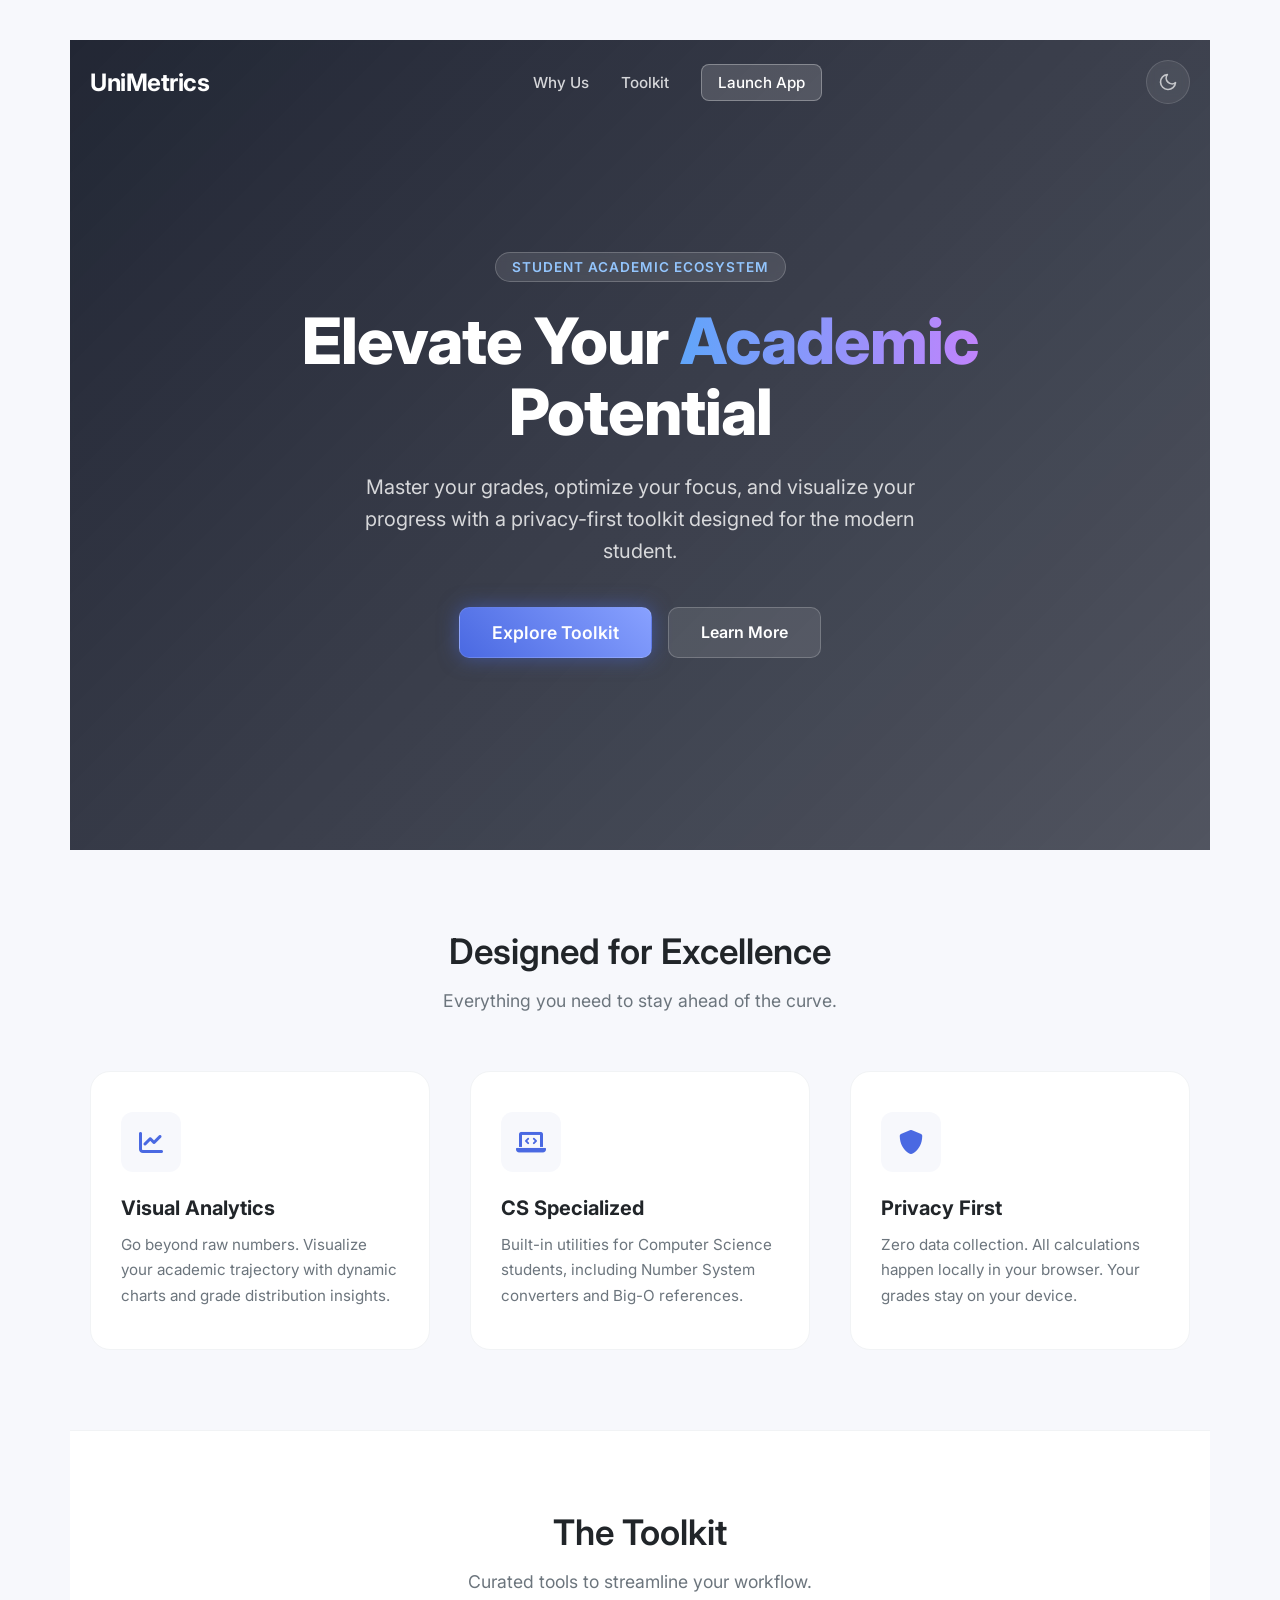
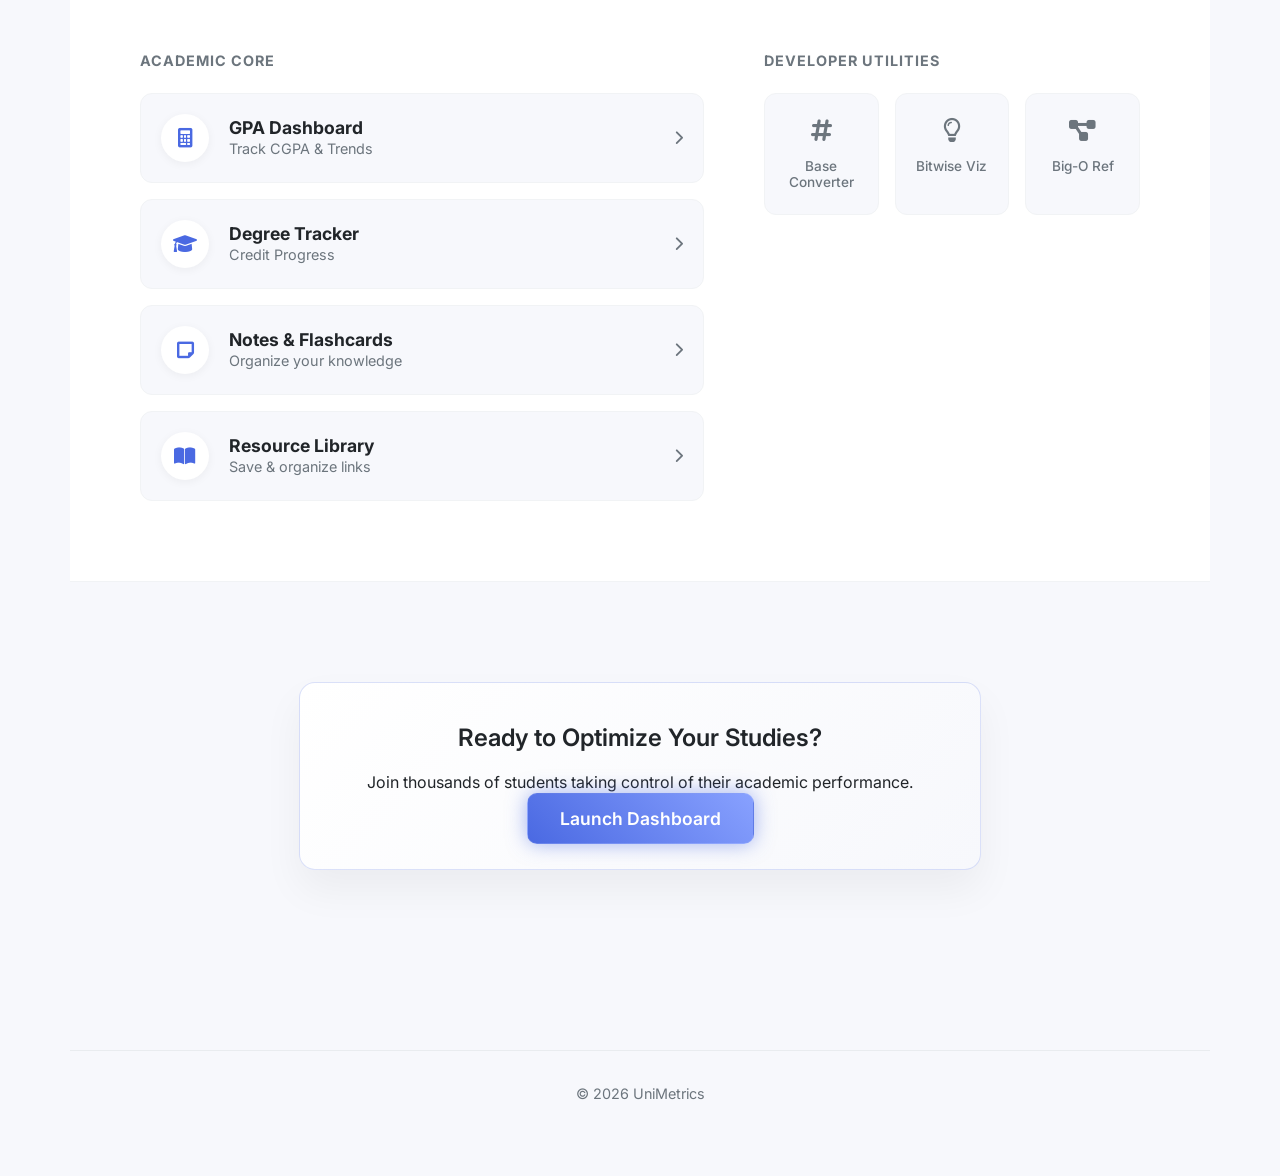
<file: index.html>
<!DOCTYPE html>
<html lang="en">
  <head>
    <meta charset="UTF-8" />
    <meta name="viewport" content="width=device-width, initial-scale=1.0" />
    <title>UniMetrics - Student Academic Toolkit</title>
    <link rel="preconnect" href="https://fonts.googleapis.com" />
    <link rel="preconnect" href="https://fonts.gstatic.com" crossorigin />
    <link
      href="https://fonts.googleapis.com/css2?family=Poppins:wght@400;500;600;700&display=swap"
      rel="stylesheet"
    />
    <link rel="stylesheet" href="https://cdnjs.cloudflare.com/ajax/libs/font-awesome/6.0.0/css/all.min.css" integrity="sha512-9usAa10IRO0HhonpyAIVpjrylPvoDwiPUiKdWk5t3PyolY1cOd4DSE0Ga+ri4AuTroPR5aQvXU9xC6qOPnzFeg==" crossorigin="anonymous" referrerpolicy="no-referrer" />
    <link rel="stylesheet" href="css/base.css" />
    <link rel="stylesheet" href="css/landing.css" />
    <link rel="icon" href="assets/Logo.jpg" type="image/x-icon" />
  </head>
  <body>
    
    <div id="pageContainer" class="container">
      <nav class="top-nav">
        <a href="#" class="nav-brand">UniMetrics</a>
        <div class="nav-links">
            <a href="#features">Why Us</a>
            <a href="#tools-showcase">Toolkit</a>
            <a href="gpa-calculator.html" class="nav-cta">Launch App</a>
        </div>
        <div class="nav-actions">
            <button id="themeToggleBtn" class="theme-btn" aria-label="Toggle Theme">🌙</button>
            <button class="hamburger-menu" id="hamburgerBtn" aria-label="Open Menu">
                <i class="fa fa-bars"></i>
            </button>
        </div>
      </nav>

      <section class="hero-section">
        <div class="hero-bg-image"></div>
        <div class="hero-bg-overlay"></div>
        <div class="hero-content"> </br></br></br></br>
            <div class="hero-badge scroll-animate">Student Academic Ecosystem</div>
            <h1 class="brand-title scroll-animate" style="animation-delay: 0.1s;">
                Elevate Your <span class="text-gradient">Academic</span> Potential
            </h1>
            <p class="definition-text scroll-animate" style="animation-delay: 0.2s;">
                Master your grades, optimize your focus, and visualize your progress with a privacy-first toolkit designed for the modern student.
            </p>
            <div class="hero-btns scroll-animate" style="animation-delay: 0.3s;">
                <a href="#tools-showcase" id="exploreBtn" class="primary-btn glow-btn">Explore Toolkit</a>
                <a href="#features" class="secondary-btn">Learn More</a>
            </div>

            <!-- Dashboard Widget (Hidden by default, shown via JS) -->
            <div id="academicInsightsDashboard" class="hero-dashboard-widget scroll-animate" style="display: none; animation-delay: 0.4s;">
                <div class="widget-header">
                    <span class="widget-title">Your Progress</span>
                    <i class="fas fa-chart-pie"></i>
                </div>
                <div class="widget-body">
                    <div class="widget-stat">
                        <span class="stat-label">CGPA</span>
                        <span id="landingGpa" class="stat-value">-</span>
                    </div>
                    <div class="widget-divider"></div>
                    <div class="widget-stat">
                        <span class="stat-label">Credits</span>
                        <span id="landingCredits" class="stat-value">-</span>
                    </div>
                </div>
                <p id="landingMessage" class="widget-footer-msg">Welcome back!</p>
            </div>
        </div>
      </section>

      <div id="main-content-start"></div>

      <main class="landing-main">
        <section id="features" class="features-section scroll-animate">
            <div class="section-header">
                <h2>Designed for Excellence</h2>
                <p>Everything you need to stay ahead of the curve.</p>
            </div>
            <div class="features-grid">
                <div class="feature-card">
                    <div class="feature-icon-wrapper"><i class="fas fa-chart-line"></i></div>
                    <h3>Visual Analytics</h3>
                    <p>Go beyond raw numbers. Visualize your academic trajectory with dynamic charts and grade distribution insights.</p>
                </div>
                <div class="feature-card">
                    <div class="feature-icon-wrapper"><i class="fas fa-laptop-code"></i></div>
                    <h3>CS Specialized</h3>
                    <p>Built-in utilities for Computer Science students, including Number System converters and Big-O references.</p>
                </div>
                <div class="feature-card">
                    <div class="feature-icon-wrapper"><i class="fas fa-shield-alt"></i></div>
                    <h3>Privacy First</h3>
                    <p>Zero data collection. All calculations happen locally in your browser. Your grades stay on your device.</p>
                </div>
            </div>
        </section>

        <section id="tools-showcase" class="showcase-section scroll-animate">
            <div class="section-header">
                <h2>The Toolkit</h2>
                <p>Curated tools to streamline your workflow.</p>
            </div>
            
            <div class="showcase-container">
                <!-- Academic Tools -->
                <div class="showcase-group">
                    <h3 class="group-title">Academic Core</h3>
                    <div class="tools-list">
                        <a href="gpa-calculator.html" class="mini-tool-card">
                            <div class="mini-icon"><i class="fas fa-calculator"></i></div>
                            <div class="mini-content">
                                <h4>GPA Dashboard</h4>
                                <span>Track CGPA & Trends</span>
                            </div>
                            <div class="mini-arrow"><i class="fas fa-chevron-right"></i></div>
                        </a>
                        <!-- <a href="focus-zone.html" class="mini-tool-card">
                            <div class="mini-icon"><i class="fas fa-clock"></i></div>
                            <div class="mini-content">
                                <h4>Focus Zone</h4>
                                <span>Pomodoro & Tasks</span>
                            </div>
                            <div class="mini-arrow"><i class="fas fa-chevron-right"></i></div>
                        </a> -->
                        <a href="degree-tracker.html" class="mini-tool-card">
                            <div class="mini-icon"><i class="fas fa-graduation-cap"></i></div>
                            <div class="mini-content">
                                <h4>Degree Tracker</h4>
                                <span>Credit Progress</span>
                            </div>
                            <div class="mini-arrow"><i class="fas fa-chevron-right"></i></div>
                        </a>
                        <a href="notes-flashcards.html" class="mini-tool-card">
                            <div class="mini-icon"><i class="fas fa-sticky-note"></i></div>
                            <div class="mini-content">
                                <h4>Notes & Flashcards</h4>
                                <span>Organize your knowledge</span>
                            </div>
                            <div class="mini-arrow"><i class="fas fa-chevron-right"></i></div>
                        </a>
                        <a href="resource-library.html" class="mini-tool-card">
                            <div class="mini-icon"><i class="fas fa-book-open"></i></div>
                            <div class="mini-content">
                                <h4>Resource Library</h4>
                                <span>Save & organize links</span>
                            </div>
                            <div class="mini-arrow"><i class="fas fa-chevron-right"></i></div>
                        </a>
                    </div>
                </div>

                <!-- CS Tools -->
                <div class="showcase-group">
                    <h3 class="group-title">Developer Utilities</h3>
                    <div class="tools-grid-compact">
                        <a href="number-system-calculator.html" class="compact-card">
                            <i class="fas fa-hashtag"></i>
                            <span>Base Converter</span>
                        </a>
                        <a href="bitwise-visualizer.html" class="compact-card">
                            <i class="far fa-lightbulb"></i>
                            <span>Bitwise Viz</span>
                        </a>
                        <a href="big-o-reference.html" class="compact-card">
                            <i class="fas fa-project-diagram"></i>
                            <span>Big-O Ref</span>
                        </a>
                    </div>
                </div>
            </div>
        </section>

        <section class="cta-section scroll-animate">
            <div class="cta-content">
                <h2>Ready to Optimize Your Studies?</h2>
                <p>Join thousands of students taking control of their academic performance.</p>
                <a href="gpa-calculator.html" class="primary-btn glow-btn">Launch Dashboard</a>
            </div>
        </section>
      </main>

      <footer>
        <p>&copy; <span id="year"></span> UniMetrics</p>
      </footer>
    </div>

    <script src="js/main.js"></script>
    <script>
      document.getElementById("year").textContent = new Date().getFullYear();
    </script>
  </body>
</html>
</file>
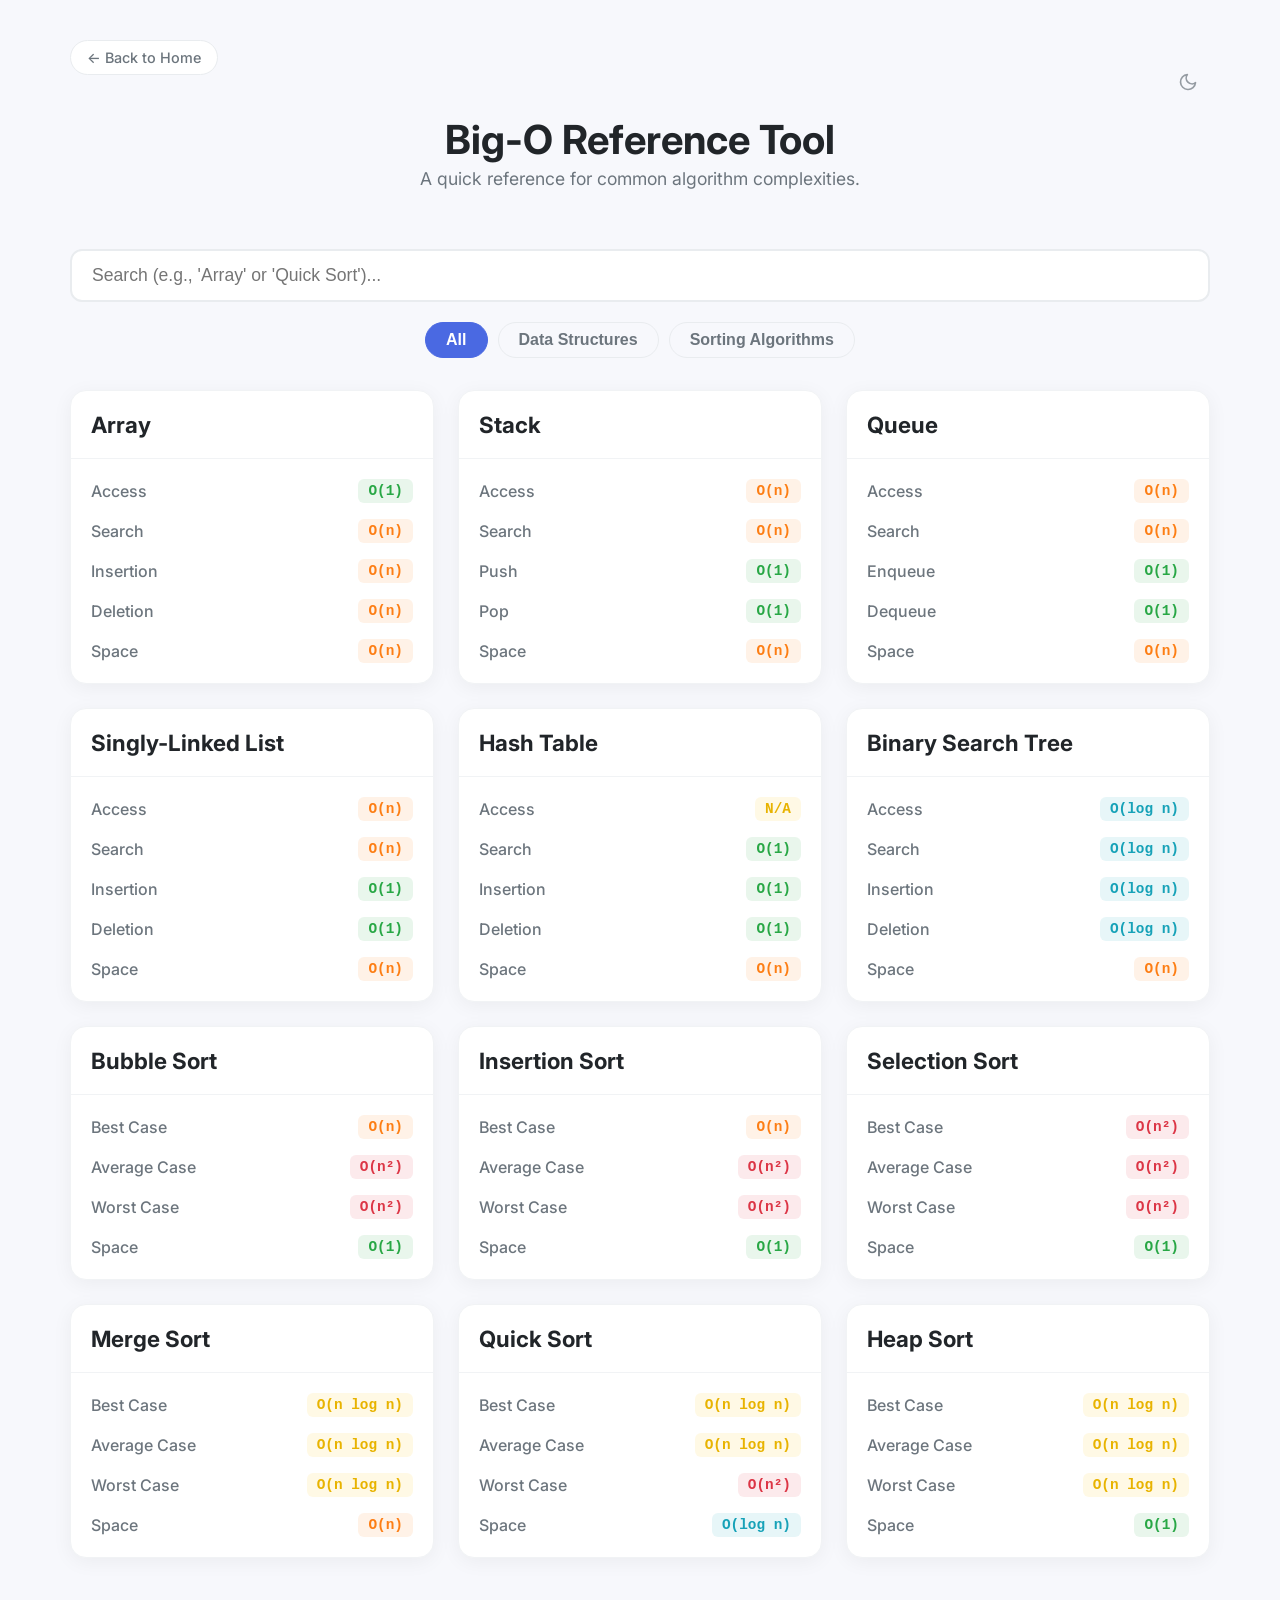
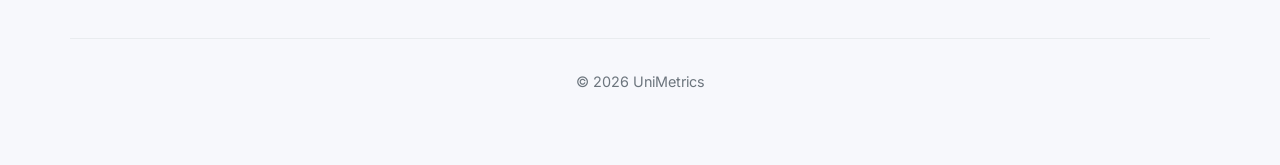
<file: big-o-reference.html>
<!DOCTYPE html>
<html lang="en">
<head>
    <meta charset="UTF-8" />
    <meta name="viewport" content="width=device-width, initial-scale=1.0" />
    <title>Big-O Reference - UniMetrics</title>
    <link rel="preconnect" href="https://fonts.googleapis.com" />
    <link rel="preconnect" href="https://fonts.gstatic.com" crossorigin />
    <link href="https://fonts.googleapis.com/css2?family=Poppins:wght@400;500;600;700&display=swap" rel="stylesheet" />
    <link rel="stylesheet" href="css/base.css" />
    <link rel="stylesheet" href="css/big-o-reference.css" />
    <link rel="icon" href="assets/Logo.jpg" type="image/x-icon" />
</head>
<body>
    <div class="container">
        <a href="index.html" class="back-link">← Back to Home</a>
        <header>
            <h1>Big-O Reference Tool</h1>
            <p class="subtitle">
                A quick reference for common algorithm complexities.
            </p>
            <button id="themeToggleBtn" class="theme-btn">🌙</button>
        </header>

        <main>
            <div class="bigo-controls">
                <input type="text" id="bigoSearch" placeholder="Search (e.g., 'Array' or 'Quick Sort')...">
                <div class="category-tabs" id="bigoCategoryTabs">
                    <button class="tab-btn active" data-category="all">All</button>
                    <button class="tab-btn" data-category="ds">Data Structures</button>
                    <button class="tab-btn" data-category="sort">Sorting Algorithms</button>
                </div>
            </div>
            <div id="bigoGrid" class="bigo-grid">
                <!-- Cards will be injected by JS -->
            </div>
            <div id="noResults" class="no-results" style="display: none;">No results found.</div>
        </main>

        <footer>
            <p>&copy; <span id="year"></span> UniMetrics</p>
        </footer>
    </div>
    <script src="js/main.js"></script>
    <script>
        document.getElementById("year").textContent = new Date().getFullYear();
    </script>
</body>
</html>
</file>
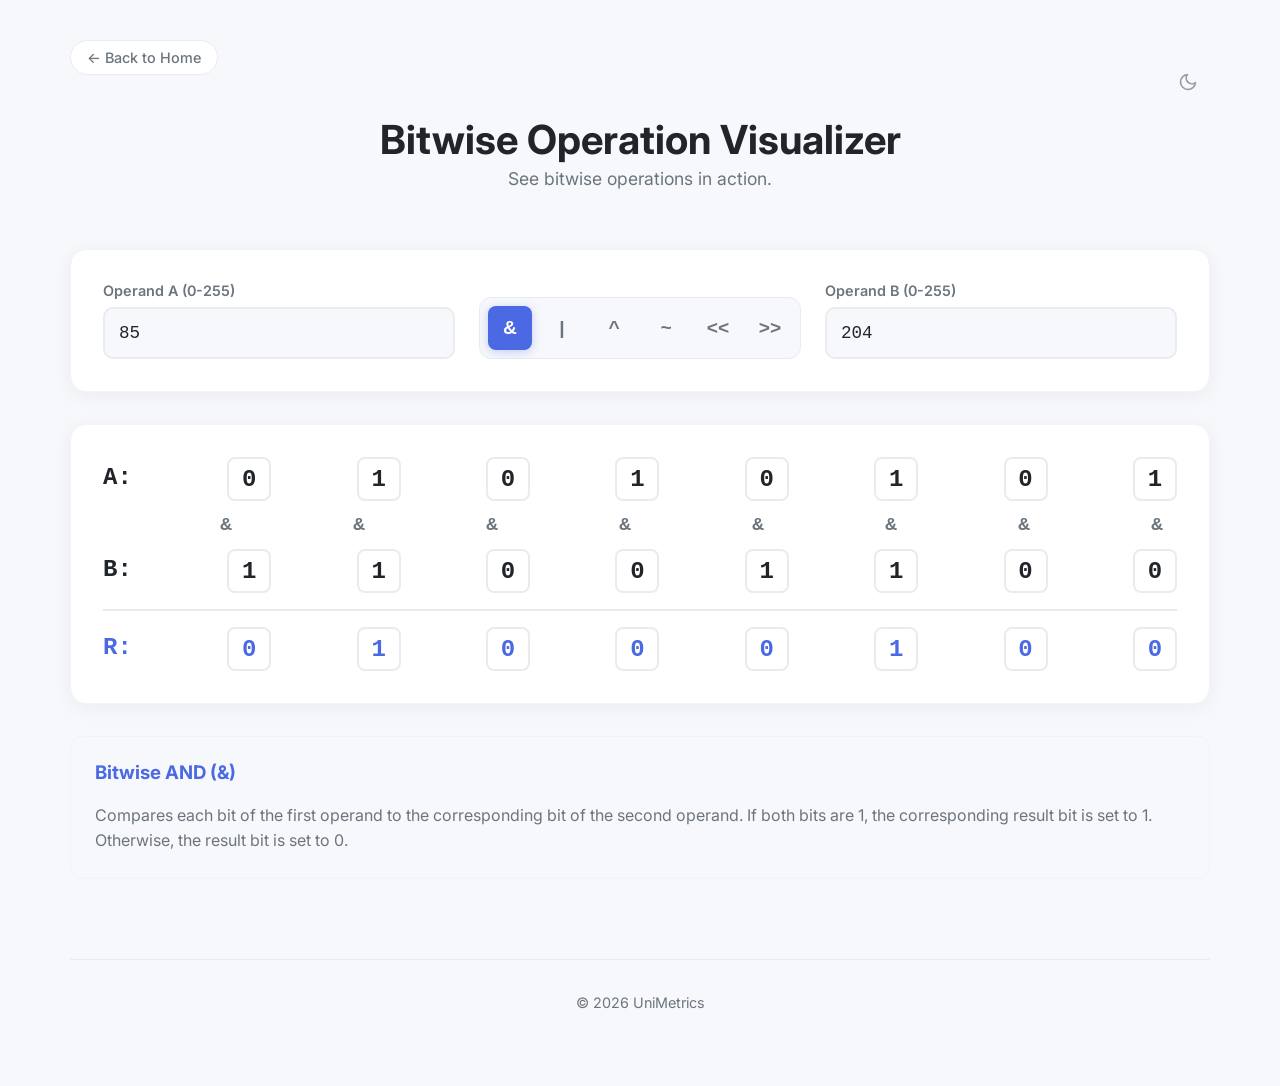
<file: bitwise-visualizer.html>
<!DOCTYPE html>
<html lang="en">
<head>
    <meta charset="UTF-8" />
    <meta name="viewport" content="width=device-width, initial-scale=1.0" />
    <title>Bitwise Operation Visualizer - UniMetrics</title>
    <link rel="preconnect" href="https://fonts.googleapis.com" />
    <link rel="preconnect" href="https://fonts.gstatic.com" crossorigin />
    <link href="https://fonts.googleapis.com/css2?family=Poppins:wght@400;500;600;700&display=swap" rel="stylesheet" />
    <link rel="stylesheet" href="css/base.css" />
    <link rel="stylesheet" href="css/bitwise-visualizer.css" />
    <link rel="icon" href="assets/Logo.jpg" type="image/x-icon" />
</head>
<body>
    <div class="container">
        <a href="index.html" class="back-link">← Back to Home</a>
        <header>
            <h1>Bitwise Operation Visualizer</h1>
            <p class="subtitle">
                See bitwise operations in action.
            </p>
            <button id="themeToggleBtn" class="theme-btn">🌙</button>
        </header>

        <main id="bitwiseContainer">
            <section class="bitwise-card">
                <div class="controls-grid">
                    <div class="input-group">
                        <label for="numA">Operand A (0-255)</label>
                        <input type="number" id="numA" value="85" min="0" max="255">
                    </div>
                    <div class="op-buttons">
                        <button class="op-btn active" data-op="AND">&</button>
                        <button class="op-btn" data-op="OR">|</button>
                        <button class="op-btn" data-op="XOR">^</button>
                        <button class="op-btn" data-op="NOT">~</button>
                        <button class="op-btn" data-op="LSHIFT">&lt;&lt;</button>
                        <button class="op-btn" data-op="RSHIFT">&gt;&gt;</button>
                    </div>
                    <div class="input-group" id="numB-group">
                        <label for="numB" id="numB-label">Operand B (0-255)</label>
                        <input type="number" id="numB" value="204" min="0" max="255">
                    </div>
                </div>
            </section>

            <section class="visualization-section">
                <div class="viz-container">
                    <div id="viz-row-A" class="viz-row"></div>
                    <div id="viz-row-op" class="viz-row op-row"></div>
                    <div id="viz-row-B" class="viz-row"></div>
                    <div class="viz-line"></div>
                    <div id="viz-row-result" class="viz-row result-row"></div>
                </div>
            </section>

            <section class="explanation-panel">
                <h3 id="explanation-title"></h3>
                <p id="explanation-text"></p>
            </section>
        </main>

        <footer>
            <p>&copy; <span id="year"></span> UniMetrics</p>
        </footer>
    </div>
    <script src="js/main.js"></script>
    <script>
        document.getElementById("year").textContent = new Date().getFullYear();
    </script>
</body>
</html>
</file>
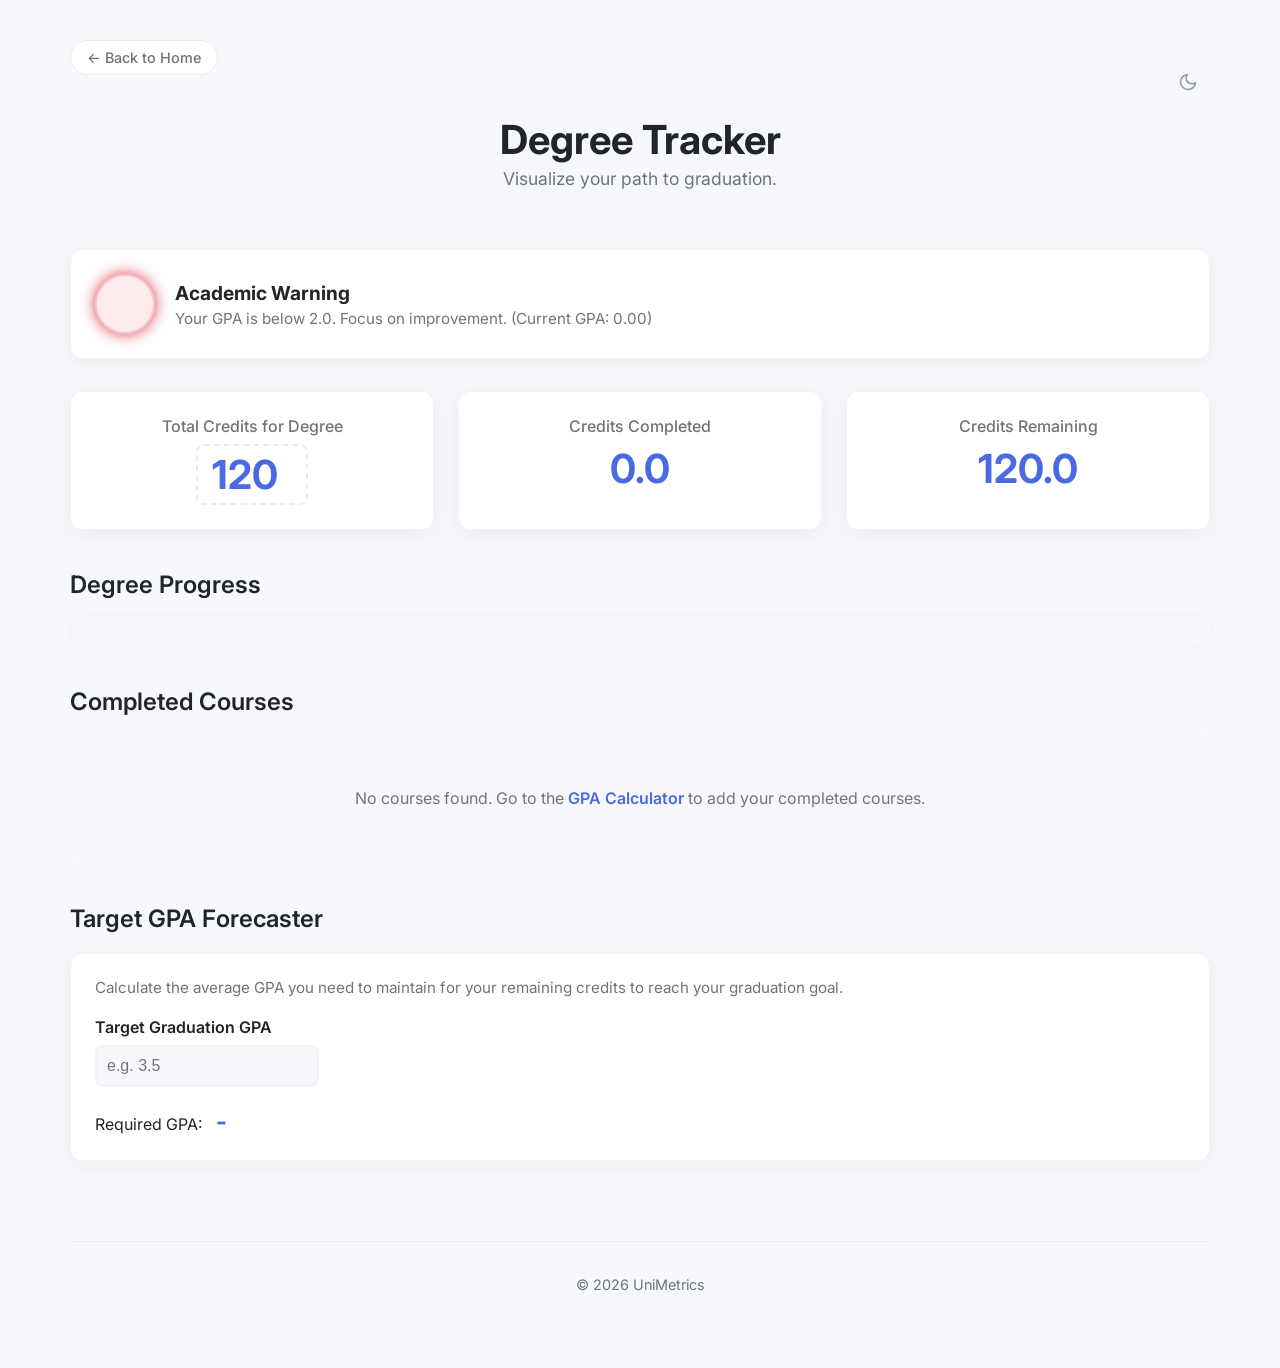
<file: degree-tracker.html>
<!DOCTYPE html>
<html lang="en">
<head>
    <meta charset="UTF-8" />
    <meta name="viewport" content="width=device-width, initial-scale=1.0" />
    <title>Degree Tracker - UniMetrics</title>
    <link rel="preconnect" href="https://fonts.googleapis.com" />
    <link rel="preconnect" href="https://fonts.gstatic.com" crossorigin />
    <link href="https://fonts.googleapis.com/css2?family=Poppins:wght@400;500;600;700&display=swap" rel="stylesheet" />
    <link rel="stylesheet" href="css/base.css" />
    <link rel="stylesheet" href="css/degree-tracker.css" />
    <link rel="icon" href="assets/Logo.jpg" type="image/x-icon" />
    <link rel="stylesheet" href="css/base.css" />
    <link rel="stylesheet" href="css/degree-tracker.css" />
</head>
<body>
    <div class="container">
        <a href="index.html" class="back-link">← Back to Home</a>
        <header>
            <h1>Degree Tracker</h1>
            <p class="subtitle">
                Visualize your path to graduation.
            </p>
            <button id="themeToggleBtn" class="theme-btn">🌙</button>
        </header>

        <main id="trackerContainer">
            <section class="tracker-summary">
                <div class="summary-card">
                    <div class="card-title">Total Credits for Degree</div>
                    <input type="number" id="degreeCreditsTarget" class="card-value" value="120" min="1">
                </div>
                <div class="summary-card">
                    <div class="card-title">Credits Completed</div>
                    <div id="creditsCompleted" class="card-value">0</div>
                </div>
                <div class="summary-card">
                    <div class="card-title">Credits Remaining</div>
                    <div id="creditsRemaining" class="card-value">120</div>
                </div>
            </section>

            <section class="progress-section">
                <h2>Degree Progress</h2>
                <div class="progress-bar-container">
                    <div id="degreeProgressBar" class="progress-bar"></div>
                    <div id="degreeProgressText" class="progress-bar-text">0%</div>
                </div>
            </section>

            <section class="completed-courses-section">
                <h2>Completed Courses</h2>
                <ul id="completedCoursesList"></ul>
                <div id="noCoursesMessage" style="display: none;">
                    <p>No courses found. Go to the <a href="gpa-calculator.html">GPA Calculator</a> to add your completed courses.</p>
                </div>
            </section>

            <section class="target-calculator-section">
                <h2>Target GPA Forecaster</h2>
                <div class="target-calc-card">
                    <p class="target-desc">Calculate the average GPA you need to maintain for your remaining credits to reach your graduation goal.</p>
                    <div class="target-input-group">
                        <label for="targetGpaInput">Target Graduation GPA</label>
                        <input type="number" id="targetGpaInput" step="0.01" min="0" max="4.0" placeholder="e.g. 3.5">
                    </div>
                    <div class="target-result">
                        <span class="result-label">Required GPA:</span>
                        <span id="requiredGpaDisplay" class="result-value">-</span>
                    </div>
                </div>
            </section>
        </main>

        <footer>
            <p>&copy; <span id="year"></span> UniMetrics</p>
        </footer>
    </div>
    <div id="toastContainer"></div>
    <script src="js/main.js"></script>
    <script>
        document.getElementById("year").textContent = new Date().getFullYear();
    </script>
</body>
</html>
</file>
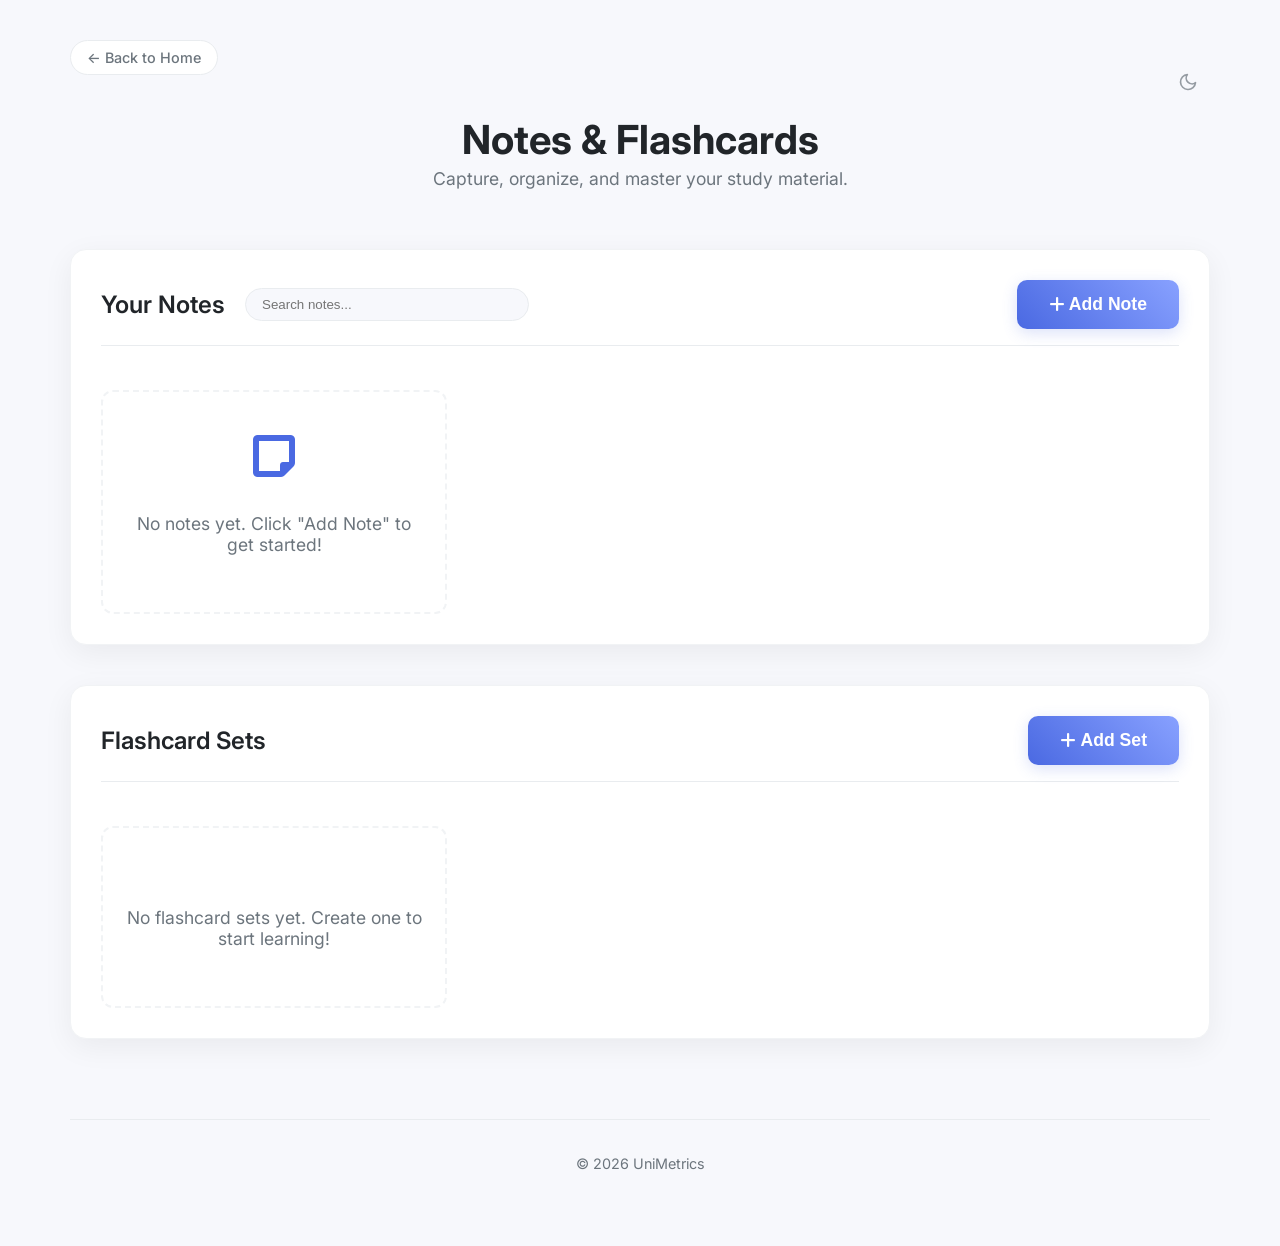
<file: notes-flashcards.html>
<!DOCTYPE html>
<html lang="en">
<head>
    <meta charset="UTF-8" />
    <meta name="viewport" content="width=device-width, initial-scale=1.0" />
    <title>Notes & Flashcards - UniMetrics</title>
    <link rel="preconnect" href="https://fonts.googleapis.com" />
    <link rel="preconnect" href="https://fonts.gstatic.com" crossorigin />
    <link href="https://fonts.googleapis.com/css2?family=Poppins:wght@400;500;600;700&display=swap" rel="stylesheet" />
    <link rel="stylesheet" href="https://cdnjs.cloudflare.com/ajax/libs/font-awesome/6.0.0/css/all.min.css" integrity="sha512-9usAa10IRO0HhonpyAIVpjrylPvoDwiPUiKdWk5t3PyolY1cOd4DSE0Ga+ri4AuTroPR5aQvXU9xC6qOPnzFeg==" crossorigin="anonymous" referrerpolicy="no-referrer" />
    <link rel="stylesheet" href="css/base.css" />
    <link rel="stylesheet" href="css/notes-flashcards.css" />
    <link rel="icon" href="assets/Logo.jpg" type="image/x-icon" />
</head>
<body>
    <div class="container">
        <a href="index.html" class="back-link">← Back to Home</a>
        <header>
            <h1>Notes & Flashcards</h1>
            <p class="subtitle">
                Capture, organize, and master your study material.
            </p>
            <button id="themeToggleBtn" class="theme-btn">🌙</button>
        </header>

        <main id="notesFlashcardsContainer">
            <section class="notes-section">
                <div class="section-header-inline">
                    <div class="header-main">
                        <h2>Your Notes</h2>
                        <input type="text" id="notesSearch" class="search-input" placeholder="Search notes...">
                    </div>
                    <button id="addNoteBtn" class="primary-btn"><i class="fas fa-plus"></i> Add Note</button>
                </div>
                <div id="notesList" class="grid-list">
                    <!-- Notes will be rendered here by JS -->
                    <div class="empty-state" id="emptyNotesState">
                        <i class="fas fa-sticky-note"></i>
                        <p>No notes yet. Click "Add Note" to get started!</p>
                    </div>
                </div>
            </section>

            <section class="flashcards-section">
                <div class="section-header-inline">
                    <h2>Flashcard Sets</h2>
                    <button id="addFlashcardSetBtn" class="primary-btn"><i class="fas fa-plus"></i> Add Set</button>
                </div>
                <div id="flashcardSetsList" class="grid-list">
                    <!-- Flashcard sets will be rendered here by JS -->
                    <div class="empty-state" id="emptyFlashcardsState">
                        <i class="fas fa-cards"></i>
                        <p>No flashcard sets yet. Create one to start learning!</p>
                    </div>
                </div>
            </section>
        </main>

        <footer>
            <p>&copy; <span id="year"></span> UniMetrics</p>
        </footer>
    </div>

    <!-- Note Modal -->
    <div id="noteModal" class="modal">
        <div class="modal-content">
            <span id="noteModalClose" class="close-btn">&times;</span>
            <h2 id="noteModalTitle">Add New Note</h2>
            <form id="noteForm">
                <input type="hidden" id="noteId">
                <div class="form-group">
                    <label for="noteTitle">Title</label>
                    <input type="text" id="noteTitle" required placeholder="e.g., Key Concepts of Chapter 3">
                </div>
                <div class="form-group">
                    <label for="noteContent">Content</label>
                    <textarea id="noteContent" rows="10" placeholder="Write your notes here..."></textarea>
                </div>
                <div class="form-actions">
                    <button type="submit" class="primary-btn">Save Note</button>
                    <button type="button" id="deleteNoteBtn" class="icon-btn danger" style="display: none;">Delete</button>
                </div>
            </form>
        </div>
    </div>

    <!-- Flashcard Set Modal -->
    <div id="flashcardSetModal" class="modal">
        <div class="modal-content">
            <span id="flashcardSetModalClose" class="close-btn">&times;</span>
            <h2 id="flashcardSetModalTitle">Add New Flashcard Set</h2>
            <form id="flashcardSetForm">
                <input type="hidden" id="flashcardSetId">
                <div class="form-group">
                    <label for="flashcardSetName">Set Name</label>
                    <input type="text" id="flashcardSetName" required placeholder="e.g., Data Structures Definitions">
                </div>
                <div class="form-actions">
                    <button type="submit" class="primary-btn">Save Set</button>
                    <button type="button" id="deleteFlashcardSetBtn" class="icon-btn danger" style="display: none;">Delete Set</button>
                </div>
            </form>
        </div>
    </div>

    <!-- Flashcard Editor Modal -->
    <div id="flashcardEditorModal" class="modal">
        <div class="modal-content large-modal">
            <span id="flashcardEditorModalClose" class="close-btn">&times;</span>
            <h2 id="flashcardEditorModalTitle">Edit Flashcards</h2>
            <p class="subtitle" id="flashcardEditorSubtitle"></p>
            <div id="currentFlashcards" class="flashcard-editor-list">
                <!-- Flashcard input rows will be rendered here by JS -->
            </div>
            <button type="button" id="addFlashcardBtn" class="primary-btn small-btn" style="margin-top: 20px;"><i class="fas fa-plus"></i> Add Card</button>
            <div class="form-actions" style="margin-top: 30px;">
                <button type="button" id="saveFlashcardsBtn" class="primary-btn">Save Cards</button>
            </div>
        </div>
    </div>

    <!-- Flashcard Review Modal -->
    <div id="flashcardReviewModal" class="modal">
        <div class="modal-content large-modal">
            <span id="flashcardReviewModalClose" class="close-btn">&times;</span>
            <h2 id="flashcardReviewTitle">Review Flashcards</h2>
            <p class="subtitle" id="flashcardReviewSubtitle"></p>

            <div id="flashcardDisplay" class="flashcard-review-card">
                <div class="flashcard-front">
                    <p id="reviewCardFront"></p>
                </div>
                <div class="flashcard-back">
                    <p id="reviewCardBack"></p>
                </div>
            </div>
            <div class="review-controls">
                <button type="button" id="flipCardBtn" class="secondary-btn"><i class="fas fa-sync-alt"></i> Flip Card</button>
            </div>
            <div id="srsControls" class="review-feedback" style="display: none;">
                <button data-q="0" class="feedback-btn again">Again</button>
                <button data-q="1" class="feedback-btn hard">Hard</button>
                <button data-q="2" class="feedback-btn good">Good</button>
                <button data-q="3" class="feedback-btn easy">Easy</button>
            </div>

            <div id="reviewCompleteMessage" class="empty-state" style="display: none;">
                <i class="fas fa-check-circle"></i>
                <p>You've reviewed all cards in this set!</p>
                <button type="button" class="primary-btn" onclick="closeFlashcardReviewModal()">Done</button>
            </div>
        </div>
    </div>

    <script src="js/main.js"></script>
    <script>
        document.getElementById("year").textContent = new Date().getFullYear();
    </script>
</body>
</html>
</file>
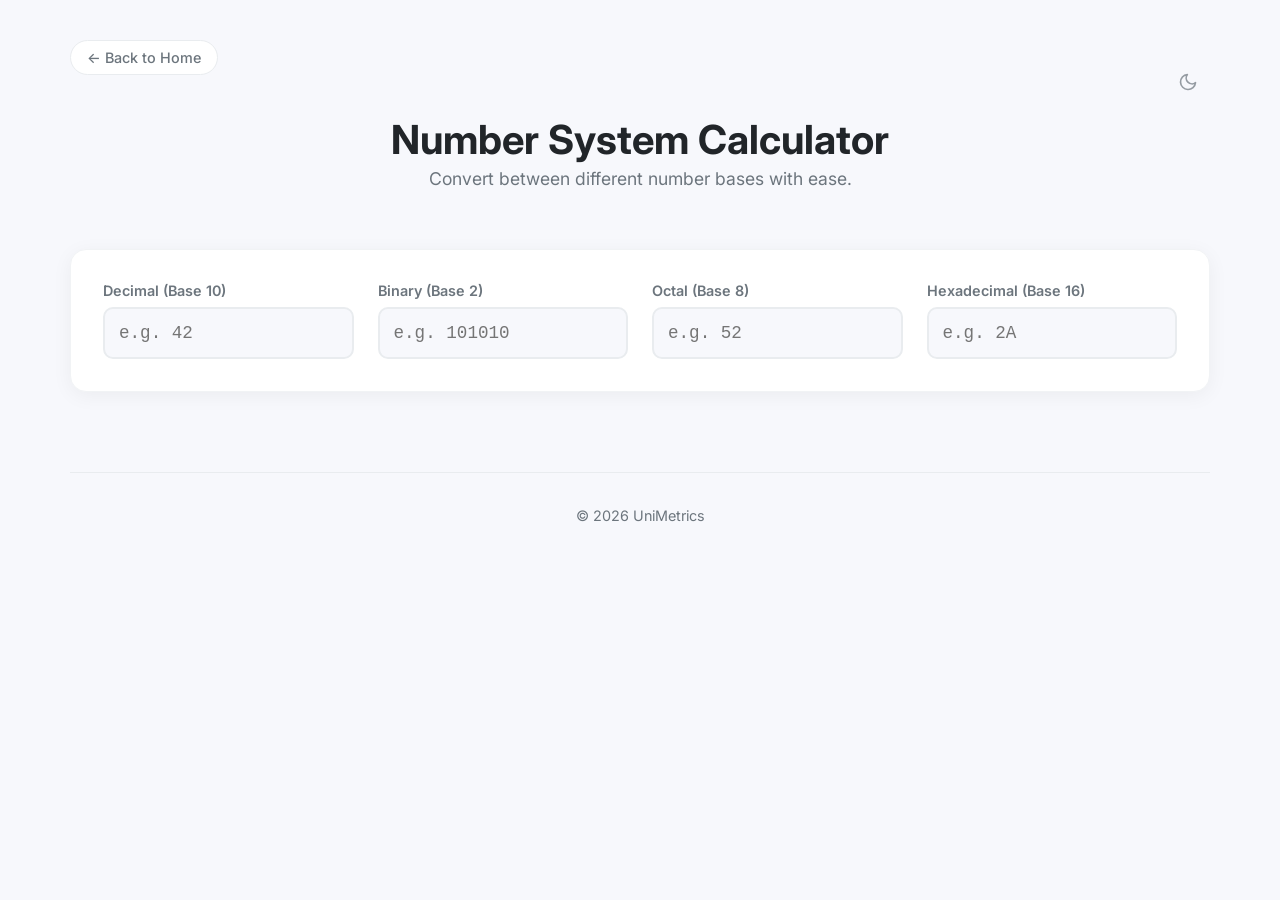
<file: number-system-calculator.html>
<!DOCTYPE html>
<html lang="en">
<head>
    <meta charset="UTF-8" />
    <meta name="viewport" content="width=device-width, initial-scale=1.0" />
    <title>Number System Calculator - UniMetrics</title>
    <link rel="preconnect" href="https://fonts.googleapis.com" />
    <link rel="preconnect" href="https://fonts.gstatic.com" crossorigin />
    <link href="https://fonts.googleapis.com/css2?family=Poppins:wght@400;500;600;700&display=swap" rel="stylesheet" />
    <link rel="stylesheet" href="css/base.css" />
    <link rel="stylesheet" href="css/number-system-calculator.css" />
    <link rel="icon" href="assets/Logo.jpg" type="image/x-icon" />
</head>
<body>
    <div class="container">
        <a href="index.html" class="back-link">← Back to Home</a>
        <header>
            <h1>Number System Calculator</h1>
            <p class="subtitle">
                Convert between different number bases with ease.
            </p>
            <button id="themeToggleBtn" class="theme-btn">🌙</button>
        </header>

        <main id="numberSystemContainer">
            <section class="converter-card">
                <div class="converter-grid">
                    <div class="input-group">
                        <label for="inputDec">Decimal (Base 10)</label>
                        <input type="text" id="inputDec" placeholder="e.g. 42" autocomplete="off">
                    </div>
                    <div class="input-group">
                        <label for="inputBin">Binary (Base 2)</label>
                        <input type="text" id="inputBin" placeholder="e.g. 101010" autocomplete="off">
                    </div>
                    <div class="input-group">
                        <label for="inputOct">Octal (Base 8)</label>
                        <input type="text" id="inputOct" placeholder="e.g. 52" autocomplete="off">
                    </div>
                    <div class="input-group">
                        <label for="inputHex">Hexadecimal (Base 16)</label>
                        <input type="text" id="inputHex" placeholder="e.g. 2A" autocomplete="off">
                    </div>
                </div>
            </section>

            <section id="explanationSection" class="explanation-section" style="display:none;">
                <h2>How it Works</h2>
                <div id="explanationContainer"></div>
            </section>
        </main>

        <footer>
            <p>&copy; <span id="year"></span> UniMetrics</p>
        </footer>
    </div>
    <script src="js/main.js"></script>
    <script>
        document.getElementById("year").textContent = new Date().getFullYear();
    </script>
</body>
</html>
</file>
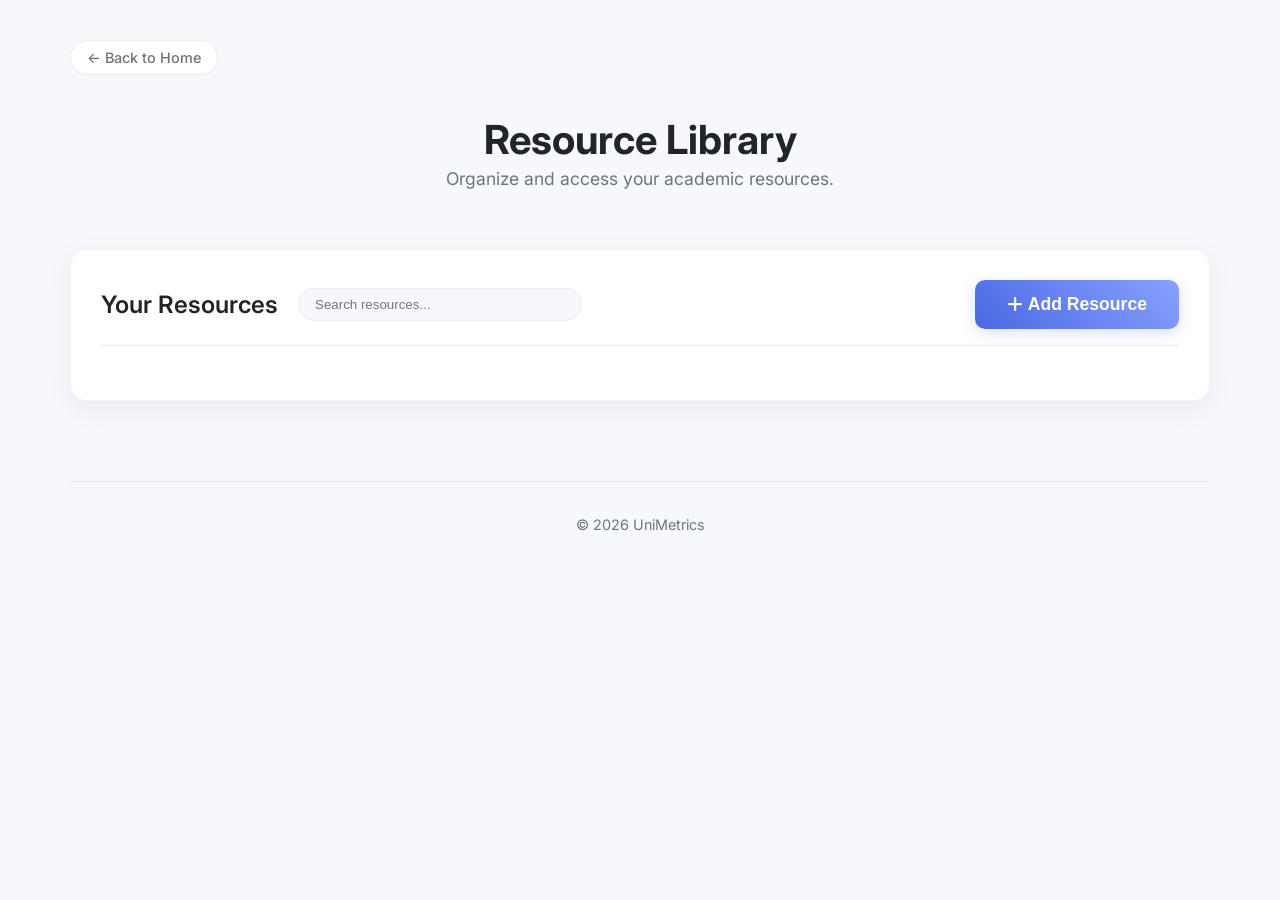
<file: resource-library.html>
<!DOCTYPE html>
<html lang="en">
<head>
    <meta charset="UTF-8" />
    <meta name="viewport" content="width=device-width, initial-scale=1.0" />
    <title>Resource Library - UniMetrics</title>
    <link rel="preconnect" href="https://fonts.googleapis.com" />
    <link rel="preconnect" href="https://fonts.gstatic.com" crossorigin />
    <link href="https://fonts.googleapis.com/css2?family=Poppins:wght@400;500;600;700&display=swap" rel="stylesheet" />
    <link rel="stylesheet" href="https://cdnjs.cloudflare.com/ajax/libs/font-awesome/6.0.0/css/all.min.css" integrity="sha512-9usAa10IRO0HhonpyAIVpjrylPvoDwiPUiKdWk5t3PyolY1cOd4DSE0Ga+ri4AuTroPR5aQvXU9xC6qOPnzFeg==" crossorigin="anonymous" referrerpolicy="no-referrer" />
    <link rel="stylesheet" href="css/base.css" />
    <link rel="stylesheet" href="css/resource-library.css" />
    <link rel="icon" href="assets/Logo.jpg" type="image/x-icon" />
</head>
<body>
   

      <div class="container">
        <a href="index.html" class="back-link">← Back to Home</a>
        <header>
            <h1>Resource Library</h1>
            <p class="subtitle">
                Organize and access your academic resources.
            </p>
        </header>

        <main id="resourceLibraryContainer">
            <section class="resources-section">
                <div class="section-header-inline">
                    <div class="header-main">
                        <h2>Your Resources</h2>
                        <input type="text" id="resourceSearch" class="search-input" placeholder="Search resources...">
                    </div>
                    <button id="addResourceBtn" class="primary-btn"><i class="fas fa-plus"></i> Add Resource</button>
                </div>
                <div id="resourcesList" class="grid-list">
                    <!-- Resources will be rendered here by JS -->
                    <div class="empty-state" id="emptyResourcesState">
                        <i class="fas fa-book-open"></i>
                        <p>No resources yet. Click "Add Resource" to save useful links!</p>
                    </div>
                </div>
            </section>
        </main>

        <footer>
            <p>&copy; <span id="year"></span> UniMetrics</p>
        </footer>
    </div>

    <!-- Resource Modal -->
    <div id="resourceModal" class="modal">
        <div class="modal-content">
            <span id="resourceModalClose" class="close-btn">&times;</span>
            <h2 id="resourceModalTitle">Add New Resource</h2>
            <form id="resourceForm">
                <input type="hidden" id="resourceId">
                <div class="form-group">
                    <label for="resourceTitle">Title</label>
                    <input type="text" id="resourceTitle" required placeholder="e.g., Official Python Documentation">
                </div>
                <div class="form-group">
                    <label for="resourceUrl">URL</label>
                    <input type="url" id="resourceUrl" required placeholder="https://www.python.org/doc/">
                </div>
                <div class="form-group">
                    <label for="resourceDescription">Description</label>
                    <textarea id="resourceDescription" rows="5" placeholder="Brief description of the resource..."></textarea>
                </div>
                <div class="form-group">
                    <label for="resourceTags">Tags (comma-separated)</label>
                    <input type="text" id="resourceTags" placeholder="e.g., programming, python, reference">
                </div>
                <div class="form-actions">
                    <button type="submit" class="primary-btn">Save Resource</button>
                    <button type="button" id="deleteResourceBtn" class="icon-btn danger" style="display: none;">Delete</button>
                </div>
            </form>
        </div>
    </div>

    <script src="js/main.js"></script>
    <script>
        document.getElementById("year").textContent = new Date().getFullYear();
    </script>
</body>
</html>
</file>
<file: css/base.css>
@import url('https://fonts.googleapis.com/css2?family=Inter:wght@400;500;600;700&display=swap');

:root {
    --bg-color: #f7f8fc;
    --bg-secondary-color: #ffffff;
    --text-color: #212529;
    --text-muted-color: #6c757d;
    --border-color: #e9ecef;
    --border-color-light: #f1f3f5;
    --primary-color: #4a69e2;
    --primary-gradient: linear-gradient(45deg, #4a69e2, #88a1ff);
    --primary-hover-shadow: 0 6px 20px rgba(74, 105, 226, 0.3);
    --shadow-color: rgba(0, 0, 0, 0.06);
    --danger-color: #e74c3c;
    --danger-bg-color: rgba(231, 76, 60, 0.1);
}

[data-theme="dark"] {
    --bg-color: #1a1a1a;
    --bg-secondary-color: #242424;
    --text-color: #f1f3f5;
    --text-muted-color: #adb5bd;
    --border-color: #343a40;
    --border-color-light: #2c2c2c;
    --primary-color: #5e7eff;
    --primary-gradient: linear-gradient(45deg, #5e7eff, #99b1ff);
    --primary-hover-shadow: 0 6px 20px rgba(94, 126, 255, 0.3);
    --shadow-color: rgba(0, 0, 0, 0.2);
    --danger-color: #ff6b6b;
    --danger-bg-color: rgba(255, 107, 107, 0.1);
}

body {
    margin: 0;
    background: var(--bg-color);
    font-family: 'Inter', 'Segoe UI', 'Roboto', Arial, sans-serif;
    color: var(--text-color);
    -webkit-font-smoothing: antialiased;
    -moz-osx-font-smoothing: grayscale;
    transition: background-color 0.3s, color 0.3s;
    scroll-behavior: smooth;
}

a {
    color: inherit; /* Inherit color by default */
    text-decoration: none; /* Remove underlines */
    transition: color 0.2s ease, text-decoration 0.2s ease; /* Smooth transitions */
}

.container {
    max-width: 1140px;
    margin: 40px auto;
    padding: 0 20px;
    position: relative;
}

header {
    text-align: center;
    margin-bottom: 60px;
}

h1 {
    margin: 0;
    font-size: 2.5rem;
    color: var(--text-color);
    font-weight: 700;
}

.subtitle {
    color: var(--text-muted-color);
    font-size: 1.1rem;
    margin-top: 4px;
}

h2 {
    margin-top: 0;
    color: var(--text-color);
    font-weight: 600;
    font-size: 1.5rem;
}

.icon-btn {
    background: var(--bg-secondary-color);
    color: var(--text-muted-color);
    border: 1px solid var(--border-color-light);
    border-radius: 8px;
    padding: 10px 20px;
    font-size: 1rem;
    font-weight: 600;
    cursor: pointer;
    transition: all 0.2s;
    display: inline-flex;
    align-items: center;
    gap: 8px;
}
.icon-btn:hover {
    background-color: var(--border-color-light);
    transform: translateY(-2px);
    color: var(--primary-color);
    border-color: var(--primary-color);
}

.primary-btn {
    background: var(--primary-gradient);
    color: #fff;
    border: none;
    border-radius: 10px;
    padding: 14px 32px;
    font-size: 1.1rem;
    font-weight: 600;
    cursor: pointer;
    transition: transform 0.2s, box-shadow 0.2s;
    box-shadow: 0 4px 15px rgba(74, 105, 226, 0.2);
}
.primary-btn:hover {
    transform: translateY(-2px);
    box-shadow: var(--primary-hover-shadow);
}
.primary-btn.is-success {
    background: linear-gradient(45deg, #28a745, #20c997);
    box-shadow: 0 4px 15px rgba(40, 167, 69, 0.3);
    transform: translateY(-2px);
    cursor: default;
}

footer {
    text-align: center;
    margin-top: 80px;
    color: var(--text-muted-color);
    font-size: 0.9rem;
    padding: 20px 0;
    border-top: 1px solid var(--border-color);
}
footer a {
    color: var(--primary-color);
    text-decoration: none;
    font-weight: 500;
}
footer a:hover {
    color: var(--primary-color);
    text-decoration: underline;
}

.back-link {
    display: inline-flex;
    align-items: center;
    gap: 8px;
    margin-bottom: 40px;
    color: var(--text-muted-color);
    text-decoration: none;
    font-weight: 500;
    transition: all 0.2s;
    padding: 8px 16px;
    border-radius: 20px;
    background: var(--bg-secondary-color);
    border: 1px solid var(--border-color);
    font-size: 0.9rem;
}
.back-link:hover {
    color: var(--primary-color);
    border-color: var(--primary-color);
    background: var(--bg-color);
    transform: translateY(-2px);
    box-shadow: 0 4px 10px var(--shadow-color);
}

/* Modal Styles */
.modal {
    display: none;
    position: fixed;
    z-index: 1000;
    left: 0;
    top: 0;
    width: 100%;
    height: 100%;
    overflow: auto;
    background-color: rgba(0,0,0,0.5);
    backdrop-filter: blur(4px);
    animation: modalBackdropFadeIn 0.4s ease-out;
}

.modal-content {
    background-color: var(--bg-secondary-color);
    margin: 8% auto;
    padding: 32px;
    border: none;
    width: 90%;
    max-width: 600px;
    border-radius: 12px;
    position: relative;
    box-shadow: 0 10px 50px rgba(0,0,0,0.2);
    animation: modalContentSlideIn 0.4s cubic-bezier(0.25, 0.8, 0.25, 1);
}

.close-btn {
    color: var(--text-muted-color);
    position: absolute;
    top: 15px;
    right: 25px;
    font-size: 32px;
    font-weight: bold;
    cursor: pointer;
    transition: color 0.2s;
}

.close-btn:hover,
.close-btn:focus {
    color: var(--text-color);
    text-decoration: none;
}

/* Theme Toggle Button */
.theme-btn {
    position: absolute;
    top: 20px;
    right: 20px;
    background: transparent;
    border: none;
    color: var(--text-muted-color);
    width: 44px;
    height: 44px;
    border-radius: 50%;
    font-size: 1.2rem;
    cursor: pointer;
    display: flex;
    justify-content: center;
    align-items: center;
    transition: all 0.3s;
    opacity: 0.7;
}
.theme-btn:hover {
    opacity: 1;
    color: var(--primary-color);
    background: var(--border-color-light);
}

/* Toast Notification */
#toastContainer {
    position: fixed;
    bottom: 20px;
    right: 20px;
    z-index: 2000;
    display: flex;
    flex-direction: column;
    gap: 10px;
}

.toast {
    background-color: #333;
    color: #fff;
    padding: 12px 20px;
    border-radius: 8px;
    box-shadow: 0 4px 20px rgba(0,0,0,0.2);
    display: flex;
    align-items: center;
    gap: 15px;
    animation: slideInUp 0.3s, fadeOut 0.3s 4.7s forwards;
}

.toast-undo-btn {
    background: transparent;
    border: none;
    color: #00aaff;
    font-weight: bold;
    cursor: pointer;
    padding: 5px;
}

/* Animations */
@keyframes modalBackdropFadeIn {
    from { opacity: 0; backdrop-filter: blur(0px); }
    to { opacity: 1; backdrop-filter: blur(4px); }
}

@keyframes modalContentSlideIn {
    from { opacity: 0; transform: translateY(-20px); }
    to { opacity: 1; transform: translateY(0); }
}

@keyframes slideInUp {
    from { transform: translateY(20px); opacity: 0; }
    to { transform: translateY(0); opacity: 1; }
}

@keyframes fadeOut {
    from { opacity: 1; }
    to { opacity: 0; transform: translateY(20px); }
}

/* On-scroll animations */
.scroll-animate {
    opacity: 0;
    transform: translateY(30px);
    transition: opacity 0.6s ease-out, transform 0.6s ease-out;
}
.scroll-animate.is-visible {
    opacity: 1;
    transform: translateY(0);
}

#pageContainer.mobile-nav-open .mobile-menu {
    transform: translateX(0);
}

/* Responsive */
@media (max-width: 960px) {
    .container {
        margin: 20px auto;
        padding: 0 24px;
    }
}

@media (max-width: 600px) {
    h1 {
        font-size: 2rem;
    }
}

@media (max-width: 480px) {
    .container {
        margin: 0;
        padding: 0 12px;
        width: 100%;
        box-sizing: border-box;
        border-radius: 0;
    }

    header { margin-bottom: 20px; }

    h1 { font-size: 1.8rem; }

    .theme-btn {
        top: 16px;
        right: 16px;
    }

    .icon-btn, .primary-btn {
        width: 100%;
        justify-content: center;
        display: block;
        box-sizing: border-box;
        padding: 12px 14px;
        font-size: 1rem;
        margin-left: 0;
        margin-right: 0;
    }

    .modal-content { margin: 6% auto; padding: 18px; width: 96%; max-width: 520px; }

    #toastContainer { left: 10px; right: 10px; bottom: 14px; }
    .toast { width: auto; max-width: calc(100% - 28px); }
}

@media (max-width: 360px) {
    h1 { font-size: 1.6rem; }
    .primary-btn { padding: 10px 12px; }
}
</file>
<file: css/landing.css>
/* Landing Page Styles */
.hero-section {
    min-height: 90vh;
    display: flex;
    align-items: center;
    justify-content: center;
    text-align: center;
    padding: 0 20px;
    position: relative;
    color: #fff;
    margin-bottom: 0;
    overflow: hidden;
}
.top-nav {
    position: absolute;
    top: 0;
    left: 0;
    width: 100%; /* Ensure it spans the full width */
    padding: 20px 40px; /* Apply consistent padding */
    box-sizing: border-box;
    display: flex;
    align-items: center;
    justify-content: space-between;
    z-index: 100;
    background: transparent;
    transition: background 0.3s ease;
}

/* Scrolled nav state handled via main.js or sticky, but assuming static for now */
.top-nav.scrolled {
    background: rgba(15, 23, 42, 0.9);
    backdrop-filter: blur(10px);
    border-bottom: 1px solid rgba(255, 255, 255, 0.1);
}

.nav-brand {
    font-size: 1.5rem;
    font-weight: 700;
    color: #fff;
    text-decoration: none;
    letter-spacing: -0.02em;
    display: flex;
    align-items: center;
    gap: 8px;
}

.nav-links {
    display: flex;
    gap: 32px;
    align-items: center;
}

.nav-links a {
    color: rgba(255, 255, 255, 0.8);
    text-decoration: none;
    font-weight: 500;
    font-size: 0.95rem;
    transition: color 0.3s;
}

.nav-links a:hover {
    color: #fff;
}

.nav-cta {
    background: rgba(255, 255, 255, 0.15);
    padding: 8px 16px;
    border-radius: 8px;
    border: 1px solid rgba(255, 255, 255, 0.3);
    color: #fff !important;
    transition: all 0.3s !important;
}
.nav-cta:hover {
    background: rgba(255, 255, 255, 0.25);
    transform: translateY(-1px);
}

.nav-actions {
    display: flex;
    align-items: center;
    gap: 15px;
}

/* Override theme btn for landing navbar */
.top-nav .theme-btn {
    position: static; /* Reset absolute positioning */
    color: #fff;
    background: rgba(255, 255, 255, 0.1);
    backdrop-filter: blur(5px);
    border: 1px solid rgba(255, 255, 255, 0.2);
}

.top-nav .theme-btn:hover {
    background: rgba(255, 255, 255, 0.25);
    color: #fff;
}

.hamburger-menu {
    background: transparent;
    border: none;
    color: #fff;
    font-size: 1.5rem;
    cursor: pointer;
    padding: 0;
    display: none; /* Hide on larger screens */
} /* Style for the hamburger icon */

/* Style for the hamburger icon */
.hamburger-menu i {
    color: #fff;
    transition: color 0.3s ease;
}

.hero-bg-image {
    position: absolute;
    top: 0;
    left: 0;
    width: 100%;
    height: 120%;
    background-image: url('https://images.unsplash.com/photo-1517433456452-f9633a875f6f?q=80&w=2000&auto=format&fit=crop');
    background-size: cover;
    background-position: center;
    z-index: 0;
    will-change: transform;
}

.hero-bg-overlay {
    position: absolute;
    top: 0; left: 0; right: 0; bottom: 0;
    background: linear-gradient(135deg, rgba(10, 15, 30, 0.9) 0%, rgba(10, 15, 30, 0.7) 100%);
    backdrop-filter: blur(2px);
    z-index: 1;
}

.hero-content {
    position: relative;
    z-index: 2;
    max-width: 800px;
    margin: 0 auto;
    display: flex;
    flex-direction: column;
    align-items: center;
}

.hero-badge {
    background: rgba(255, 255, 255, 0.1);
    border: 1px solid rgba(255, 255, 255, 0.2);
    padding: 6px 16px;
    border-radius: 20px;
    font-size: 0.85rem;
    font-weight: 600;
    text-transform: uppercase;
    letter-spacing: 1px;
    margin-bottom: 24px;
    color: #93c5fd;
    backdrop-filter: blur(5px);
}

.brand-title {
    font-size: 4rem;
    font-weight: 800;
    margin: 0 0 24px 0;
    letter-spacing: -1px;
    line-height: 1.1;
    color: #fff;
}

.text-gradient {
    background: linear-gradient(90deg, #60a5fa, #c084fc);
    -webkit-background-clip: text;
    background-clip: text;
    color: transparent;
}

.definition-text {
    font-size: 1.25rem;
    color: rgba(255, 255, 255, 0.8);
    line-height: 1.6;
    max-width: 600px;
    margin: 0 auto 40px;
    font-weight: 400;
}

.hero-btns {
    display: flex;
    gap: 16px;
    margin-bottom: 60px;
}

.secondary-btn {
    background: rgba(255, 255, 255, 0.1);
    color: #fff;
    border: 1px solid rgba(255, 255, 255, 0.2);
    padding: 14px 32px;
    border-radius: 10px;
    font-weight: 600;
    text-decoration: none;
    transition: all 0.3s;
}
.secondary-btn:hover {
    background: rgba(255, 255, 255, 0.15);
}

.glow-btn {
    box-shadow: 0 0 20px rgba(74, 105, 226, 0.5);
    border: 1px solid rgba(255, 255, 255, 0.1);
}
.glow-btn:hover {
    box-shadow: 0 0 30px rgba(74, 105, 226, 0.7);
}

/* Dashboard Widget in Hero */
.hero-dashboard-widget {
    background: rgba(23, 23, 23, 0.85);
    backdrop-filter: blur(12px);
    border: 1px solid rgba(255, 255, 255, 0.15);
    border-radius: 16px;
    padding: 20px;
    width: 280px;
    box-shadow: 0 20px 50px rgba(0,0,0,0.3);
    text-align: left;
    animation: floatWidget 5s ease-in-out infinite;
    transform-origin: center;
    position: absolute;
    right: -100px;
    bottom: -40px;
}
/* On mobile, stack relative */
@media (max-width: 960px) {
    .hero-dashboard-widget {
        position: relative;
        right: auto;
        bottom: auto;
        margin-top: 20px;
        width: 100%;
        max-width: 300px;
    }
}

@keyframes floatWidget {
    0%, 100% { transform: translateY(0); }
    50% { transform: translateY(-10px); }
}

.widget-header {
    display: flex;
    justify-content: space-between;
    align-items: center;
    margin-bottom: 16px;
    font-size: 0.9rem;
    color: rgba(255, 255, 255, 0.6);
    font-weight: 500;
}
.widget-body {
    display: flex;
    justify-content: space-between;
    align-items: center;
}
.widget-stat {
    display: flex;
    flex-direction: column;
}
.widget-divider {
    width: 1px;
    height: 30px;
    background: rgba(255, 255, 255, 0.1);
}
.stat-label {
    font-size: 0.75rem;
    text-transform: uppercase;
    letter-spacing: 0.5px;
    color: rgba(255, 255, 255, 0.5);
    margin-bottom: 4px;
}
.stat-value {
    font-size: 1.5rem;
    font-weight: 700;
    color: #fff;
}
.widget-footer-msg {
    margin: 16px 0 0 0;
    font-size: 0.85rem;
    color: #4ade80;
    text-align: center;
    background: rgba(74, 222, 128, 0.1);
    padding: 6px;
    border-radius: 6px;
}

.landing-main {
    background: var(--bg-color);
}

.section-header {
    text-align: center;
    max-width: 600px;
    margin: 0 auto 60px;
}
.section-header h2 {
    font-size: 2.2rem;
    margin-bottom: 12px;
    color: var(--text-color);
}
.section-header p {
    color: var(--text-muted-color);
    font-size: 1.1rem;
}

/* Features Section */
.features-section {
    padding: 80px 20px;
    max-width: 1140px;
    margin: 0 auto;
}

.features-grid {
    display: grid;
    grid-template-columns: repeat(auto-fit, minmax(300px, 1fr));
    gap: 40px;
}

.feature-card {
    background: var(--bg-secondary-color);
    border: 1px solid var(--border-color-light);
    padding: 40px 30px;
    border-radius: 20px;
    text-align: left;
    transition: transform 0.3s ease, box-shadow 0.3s ease;
}
.feature-card:hover {
    transform: translateY(-5px);
    box-shadow: 0 15px 30px rgba(0,0,0,0.05);
}

.feature-icon-wrapper {
    width: 60px;
    height: 60px;
    background: var(--bg-color);
    border-radius: 12px;
    display: flex;
    align-items: center;
    justify-content: center;
    font-size: 1.5rem;
    color: var(--primary-color);
    margin-bottom: 24px;
}

.feature-card h3 {
    font-size: 1.25rem;
    margin: 0 0 12px 0;
    color: var(--text-color);
}
.feature-card p {
    color: var(--text-muted-color);
    line-height: 1.7;
    font-size: 0.95rem;
    margin: 0;
}

/* Showcase Section (New Tools Layout) */
.showcase-section {
    padding: 80px 20px;
    background: var(--bg-secondary-color);
    border-top: 1px solid var(--border-color-light);
    border-bottom: 1px solid var(--border-color-light);
}
.showcase-container {
    max-width: 1000px;
    margin: 0 auto;
    display: grid;
    grid-template-columns: 1.2fr 0.8fr;
    gap: 60px;
    align-items: start;
}
@media (max-width: 900px) {
    .showcase-container { grid-template-columns: 1fr; gap: 40px; }
}

.group-title {
    font-size: 0.9rem;
    text-transform: uppercase;
    letter-spacing: 1px;
    color: var(--text-muted-color);
    margin: 0 0 24px 0;
}

.tools-list {
    display: flex;
    flex-direction: column;
    gap: 16px;
}

.mini-tool-card {
    display: flex;
    align-items: center;
    gap: 20px;
    background: var(--bg-color);
    border: 1px solid var(--border-color-light);
    padding: 20px;
    border-radius: 12px;
    text-decoration: none;
    transition: all 0.2s;
}
.mini-tool-card:hover {
    border-color: var(--primary-color);
    transform: translateX(5px);
}

.mini-icon {
    width: 48px;
    height: 48px;
    background: var(--bg-secondary-color);
    border-radius: 50%;
    display: flex;
    align-items: center;
    justify-content: center;
    color: var(--primary-color);
    font-size: 1.2rem;
    box-shadow: 0 2px 10px rgba(0,0,0,0.05);
}
.mini-content h4 {
    margin: 0;
    font-size: 1.1rem;
    color: var(--text-color);
}
.mini-content span {
    font-size: 0.9rem;
    color: var(--text-muted-color);
}
.mini-arrow {
    margin-left: auto;
    color: var(--text-muted-color);
    font-size: 0.9rem;
}

/* Compact Grid for CS Tools */
.tools-grid-compact {
    display: grid;
    grid-template-columns: repeat(auto-fit, minmax(100px, 1fr));
    gap: 16px;
}
.compact-card {
    background: var(--bg-color);
    border: 1px solid var(--border-color-light);
    border-radius: 12px;
    padding: 24px 12px;
    text-align: center;
    text-decoration: none;
    color: var(--text-muted-color);
    transition: all 0.2s;
    display: flex;
    flex-direction: column;
    align-items: center;
    gap: 12px;
}
.compact-card:hover {
    background: var(--primary-color);
    color: #fff;
    border-color: var(--primary-color);
    transform: translateY(-3px);
}
.compact-card i {
    font-size: 1.5rem;
    margin-bottom: 4px;
}
.compact-card span {
    font-size: 0.85rem;
    font-weight: 500;
}

/* CTA Section */
.cta-section {
    padding: 100px 20px;
    text-align: center;
    background: var(--bg-color);
}
.cta-content {
    max-width: 600px;
    margin: 0 auto;
    padding: 40px;
    background: linear-gradient(135deg, var(--bg-secondary-color) 0%, var(--bg-color) 100%);
    border-radius: 16px;
    border: 1px solid rgba(74, 105, 226, 0.2);
    box-shadow: 0 20px 40px rgba(0,0,0,0.05);
}
.cta-content h2 { margin-top: 0; }

@media (max-width: 600px) {
    .brand-title {
        font-size: 2.8rem;
    }
    .definition-text { font-size: 1.1rem; }
    .hero-btns { flex-direction: column; gap: 10px; width: 100%; }
    .secondary-btn, .primary-btn { width: 100%; text-align: center; box-sizing: border-box; }
}

@media (max-width: 768px) {
    .nav-links {
        display: none; /* Hide desktop links */
    }

    .top-nav {
      padding: 15px 20px;
      background: rgba(20, 25, 35, 0.95); /* Solid dark bg for mobile header */
}
    
/* Mobile Menu Styles */
.mobile-menu {
    position: fixed;
    top: 0;
    left: 0;
    background: var(--bg-secondary-color);
    padding: 20px;
    display: flex;
    flex-direction: column;
    gap: 10px;
    z-index: 1000;
    transform: translateX(-100%);
    transition: transform 0.3s ease-in-out;
    border-right: 1px solid var(--border-color);
}

.mobile-menu a {
    display: block;
    padding: 10px;
    color: var(--text-color);
    text-decoration: none;
    border-bottom: 1px solid var(--border-color);
}
}
</file>
<file: css/big-o-reference.css>
.bigo-controls {
    margin-bottom: 32px;
    display: flex;
    flex-direction: column;
    gap: 20px;
}

#bigoSearch {
    width: 100%;
    padding: 14px 20px;
    font-size: 1.1rem;
    border-radius: 12px;
    border: 2px solid var(--border-color);
    background-color: var(--bg-secondary-color);
    color: var(--text-color);
    transition: all 0.2s;
    box-sizing: border-box;
}
#bigoSearch:focus {
    border-color: var(--primary-color);
    outline: none;
    box-shadow: 0 0 0 4px rgba(74, 105, 226, 0.1);
}

.category-tabs {
    display: flex;
    gap: 10px;
    justify-content: center;
}

.tab-btn {
    padding: 8px 20px;
    font-size: 1rem;
    font-weight: 600;
    border-radius: 20px;
    border: 1px solid var(--border-color);
    background: transparent;
    color: var(--text-muted-color);
    cursor: pointer;
    transition: all 0.2s;
}
.tab-btn:hover {
    color: var(--primary-color);
    border-color: var(--primary-color);
}
.tab-btn.active {
    background: var(--primary-color);
    color: #fff;
    border-color: var(--primary-color);
}

.bigo-grid {
    display: grid;
    grid-template-columns: repeat(auto-fit, minmax(320px, 1fr));
    gap: 24px;
}

.bigo-card {
    background: var(--bg-secondary-color);
    border-radius: 16px;
    border: 1px solid var(--border-color-light);
    box-shadow: 0 4px 20px rgba(0,0,0,0.05);
    overflow: hidden;
    animation: slideInUp 0.4s ease-out;
}

.bigo-card-header {
    padding: 20px;
    border-bottom: 1px solid var(--border-color-light);
}
.bigo-card-header h3 {
    margin: 0;
    color: var(--text-color);
    font-size: 1.4rem;
}

.bigo-card-body {
    padding: 20px;
    display: flex;
    flex-direction: column;
    gap: 16px;
}

.complexity-row {
    display: flex;
    justify-content: space-between;
    align-items: center;
}

.complexity-label {
    font-weight: 500;
    color: var(--text-muted-color);
}

.complexity-value {
    font-family: 'Courier New', monospace;
    font-weight: bold;
    padding: 4px 10px;
    border-radius: 6px;
    font-size: 0.9rem;
}

/* Color coding for complexities */
.c-green { background-color: rgba(40, 167, 69, 0.1); color: #28a745; }
.c-blue { background-color: rgba(23, 162, 184, 0.1); color: #17a2b8; }
.c-yellow { background-color: rgba(255, 193, 7, 0.1); color: #e8b300; }
.c-orange { background-color: rgba(253, 126, 20, 0.1); color: #fd7e14; }
.c-red { background-color: rgba(220, 53, 69, 0.1); color: #dc3545; }

.no-results {
    text-align: center;
    padding: 40px;
    color: var(--text-muted-color);
    font-size: 1.1rem;
    font-weight: 500;
}
</file>
<file: css/bitwise-visualizer.css>
/* Bitwise Visualizer Styles */

.bitwise-card {
    background: var(--bg-secondary-color);
    border-radius: 16px;
    padding: 32px;
    border: 1px solid var(--border-color-light);
    box-shadow: 0 4px 20px rgba(0,0,0,0.05);
    margin-bottom: 32px;
}

.controls-grid {
    display: grid;
    grid-template-columns: 1fr auto 1fr;
    gap: 24px;
    align-items: end;
}

.input-group label {
    font-weight: 600;
    color: var(--text-muted-color);
    font-size: 0.9rem;
    display: block;
    margin-bottom: 8px;
}

.input-group input {
    width: 100%;
    padding: 14px;
    border: 2px solid var(--border-color);
    border-radius: 10px;
    font-size: 1.1rem;
    background-color: var(--bg-color);
    color: var(--text-color);
    font-family: 'Courier New', monospace;
    transition: all 0.2s;
    box-sizing: border-box;
}

.op-buttons {
    display: flex;
    gap: 8px;
    background: var(--bg-color);
    padding: 8px;
    border-radius: 12px;
    border: 1px solid var(--border-color);
}

.op-btn {
    width: 44px;
    height: 44px;
    border-radius: 8px;
    border: none;
    background: transparent;
    color: var(--text-muted-color);
    font-size: 1.2rem;
    font-weight: bold;
    cursor: pointer;
    transition: all 0.2s;
}
.op-btn:hover {
    background: var(--border-color-light);
    color: var(--primary-color);
}
.op-btn.active {
    background: var(--primary-color);
    color: #fff;
    box-shadow: 0 2px 10px rgba(74, 105, 226, 0.3);
}

.visualization-section {
    background: var(--bg-secondary-color);
    border-radius: 16px;
    padding: 32px;
    border: 1px solid var(--border-color-light);
    box-shadow: 0 4px 20px rgba(0,0,0,0.05);
    margin-bottom: 32px;
    overflow-x: auto;
}

.viz-container {
    display: inline-block;
    min-width: 100%;
}

.viz-row {
    display: flex;
    justify-content: space-between;
    font-family: 'Courier New', monospace;
    font-size: 1.5rem;
    font-weight: bold;
    gap: 8px;
}

.viz-row.op-row {
    color: var(--text-muted-color);
    font-size: 1.2rem;
    margin: 4px 0;
}

.viz-row.result-row {
    color: var(--primary-color);
}

.bit-box {
    width: 40px;
    height: 40px;
    display: flex;
    align-items: center;
    justify-content: center;
    border: 2px solid var(--border-color);
    border-radius: 8px;
    transition: all 0.3s;
    animation: popIn 0.4s ease-out;
}

.viz-line {
    height: 2px;
    background: var(--border-color);
    margin: 16px 0;
}

.explanation-panel {
    background: var(--bg-color);
    border-radius: 12px;
    padding: 24px;
    border: 1px solid var(--border-color-light);
}
.explanation-panel h3 {
    margin-top: 0;
    color: var(--primary-color);
}
.explanation-panel p {
    margin-bottom: 0;
    line-height: 1.6;
    color: var(--text-muted-color);
}

@keyframes popIn {
    from { transform: scale(0.5); opacity: 0; }
    to { transform: scale(1); opacity: 1; }
}

@media (max-width: 768px) {
    .controls-grid {
        grid-template-columns: 1fr;
    }
}
</file>
<file: css/degree-tracker.css>
/* Styles for Degree Tracker Page */

/* Status Card Visuals */
.status-card {
    background: var(--bg-secondary-color);
    border-radius: 12px;
    padding: 24px;
    border: 1px solid var(--border-color-light);
    box-shadow: 0 4px 20px rgba(0,0,0,0.05);
    display: flex;
    align-items: center;
    gap: 20px;
    margin-bottom: 32px;
    transition: transform 0.3s ease;
    animation: slideInUp 0.4s ease-out;
}
.status-card:hover {
    transform: translateY(-3px);
}

.status-indicator {
    width: 56px;
    height: 56px;
    border-radius: 50%;
    display: flex;
    align-items: center;
    justify-content: center;
    font-size: 1.5rem;
    flex-shrink: 0;
    box-shadow: 0 0 15px currentColor;
}
.status-good { color: #28a745; background: rgba(40, 167, 69, 0.1); border: 2px solid rgba(40, 167, 69, 0.2); }
.status-average { color: #ffc107; background: rgba(255, 193, 7, 0.1); border: 2px solid rgba(255, 193, 7, 0.2); }
.status-bad { color: #dc3545; background: rgba(220, 53, 69, 0.1); border: 2px solid rgba(220, 53, 69, 0.2); }

.status-details h3 { margin: 0 0 4px 0; font-size: 1.2rem; color: var(--text-color); }
.status-details p { margin: 0; color: var(--text-muted-color); font-size: 0.95rem; }

.tracker-summary {
    display: grid;
    grid-template-columns: repeat(auto-fit, minmax(200px, 1fr));
    gap: 24px;
    margin-bottom: 40px;
}

.summary-card {
    background: var(--bg-secondary-color);
    border-radius: 12px;
    padding: 24px;
    border: 1px solid var(--border-color-light);
    box-shadow: 0 4px 20px rgba(0,0,0,0.05);
    text-align: center;
}

.summary-card .card-title {
    color: var(--text-muted-color);
    font-size: 1rem;
    margin-bottom: 8px;
    font-weight: 500;
}

.summary-card .card-value {
    font-size: 2.5rem;
    font-weight: 700;
    color: var(--primary-color);
}

.summary-card input.card-value {
    width: 100px;
    text-align: center;
    border: 2px dashed var(--border-color);
    background: transparent;
    border-radius: 8px;
    padding: 4px;
    font-family: inherit;
}
.summary-card input.card-value:focus {
    outline: none;
    border-style: solid;
    border-color: var(--primary-color);
}

.progress-section {
    margin-bottom: 40px;
}

.progress-section h2 {
    margin-bottom: 16px;
}

.progress-bar-container {
    width: 100%;
    height: 30px;
    background-color: var(--bg-color);
    border-radius: 15px;
    overflow: hidden;
    border: 1px solid var(--border-color-light);
    position: relative;
}

.progress-bar {
    width: 0%;
    height: 100%;
    background: var(--primary-gradient);
    border-radius: 15px;
    transition: width 0.5s ease-in-out;
    display: flex;
    align-items: center;
    justify-content: center;
}

.progress-bar-text {
    position: absolute;
    width: 100%;
    text-align: center;
    line-height: 30px;
    font-weight: 600;
    color: var(--text-color);
    mix-blend-mode: difference;
    filter: invert(1) grayscale(1);
}
[data-theme="dark"] .progress-bar-text {
    mix-blend-mode: unset;
    filter: unset;
    color: #fff;
}


.completed-courses-section h2 {
    margin-bottom: 16px;
}

#completedCoursesList {
    list-style: none;
    padding: 0;
    margin: 0;
    display: grid;
    grid-template-columns: repeat(auto-fit, minmax(250px, 1fr));
    gap: 12px;
}

#completedCoursesList li {
    background: var(--bg-color);
    padding: 12px 16px;
    border-radius: 8px;
    border-left: 3px solid var(--primary-color);
    display: flex;
    justify-content: space-between;
    align-items: center;
    font-weight: 500;
}

#completedCoursesList .course-credits {
    font-size: 0.9rem;
    color: var(--text-muted-color);
    background: var(--bg-secondary-color);
    padding: 2px 8px;
    border-radius: 10px;
    border: 1px solid var(--border-color-light);
}

#noCoursesMessage {
    background: var(--bg-color);
    padding: 40px;
    text-align: center;
    border-radius: 12px;
    color: var(--text-muted-color);
}
#noCoursesMessage a {
    color: var(--primary-color);
    font-weight: 600;
}

.target-calculator-section {
    margin-top: 40px;
}

.target-calc-card {
    background: var(--bg-secondary-color);
    border-radius: 12px;
    padding: 24px;
    border: 1px solid var(--border-color-light);
    box-shadow: 0 4px 20px rgba(0,0,0,0.05);
}

.target-desc {
    color: var(--text-muted-color);
    margin-top: 0;
    margin-bottom: 20px;
    font-size: 0.95rem;
}

.target-input-group {
    margin-bottom: 20px;
}
.target-input-group label {
    display: block;
    font-weight: 600;
    margin-bottom: 8px;
    color: var(--text-color);
}
.target-input-group input {
    width: 100%;
    max-width: 200px;
    padding: 10px;
    border: 2px solid var(--border-color-light);
    border-radius: 8px;
    font-size: 1rem;
    background: var(--bg-color);
    color: var(--text-color);
}

.target-result .result-value {
    font-size: 1.5rem;
    font-weight: 700;
    color: var(--primary-color);
    margin-left: 10px;
}

@media (max-width: 600px) {
    .status-card {
        flex-direction: column;
        text-align: center;
    }
}
</file>
<file: css/notes-flashcards.css>
/* Styles for Notes & Flashcards Page */

main {
    display: grid;
    grid-template-columns: 1fr;
    gap: 40px;
}

.notes-section, .flashcards-section {
    background: var(--bg-secondary-color);
    padding: 30px;
    border-radius: 16px;
    border: 1px solid var(--border-color-light);
    box-shadow: 0 8px 30px var(--shadow-color);
}

.section-header-inline {
    display: flex;
    justify-content: space-between;
    align-items: center;
    margin-bottom: 24px;
    padding-bottom: 16px;
    border-bottom: 1px solid var(--border-color);
}
.section-header-inline h2 {
    margin: 0;
    font-size: 1.5rem;
    color: var(--text-color);
}
.header-main {
    display: flex;
    align-items: center;
    gap: 20px;
    flex-grow: 1;
}
.search-input {
    padding: 8px 16px;
    border-radius: 20px;
    border: 1px solid var(--border-color);
    background: var(--bg-color);
    color: var(--text-color);
    width: 250px;
    transition: all 0.3s ease;
}
.search-input:focus {
    border-color: var(--primary-color);
    width: 300px;
}

.grid-list {
    display: grid;
    grid-template-columns: repeat(auto-fill, minmax(280px, 1fr));
    gap: 20px;
}

/* --- Note Cards --- */
.note-card {
    background: var(--bg-color);
    border: 1px solid var(--border-color);
    border-radius: 12px;
    padding: 20px;
    box-shadow: 0 4px 15px rgba(0,0,0,0.05);
    transition: transform 0.2s ease, box-shadow 0.2s ease;
    cursor: pointer;
    display: flex;
    flex-direction: column;
    justify-content: space-between;
    min-height: 180px;
}
.note-card:hover {
    transform: translateY(-5px);
    box-shadow: 0 8px 20px rgba(0,0,0,0.1);
}
.note-card h3 {
    margin-top: 0;
    margin-bottom: 10px;
    font-size: 1.2rem;
    color: var(--primary-color);
    word-break: break-word;
}
.note-card p {
    font-size: 0.95rem;
    color: var(--text-muted-color);
    line-height: 1.5;
    flex-grow: 1;
    overflow: hidden;
    text-overflow: ellipsis;
    display: -webkit-box;
    -webkit-line-clamp: 4; /* Limit to 4 lines */
    -webkit-box-orient: vertical;
}
.note-card-date {
    font-size: 0.8rem;
    color: var(--text-muted-color);
    margin-top: 15px;
    text-align: right;
}

/* --- Flashcard Set Cards --- */
.flashcard-set-card {
    background: var(--bg-color);
    border: 1px solid var(--border-color);
    border-radius: 12px;
    padding: 20px;
    box-shadow: 0 4px 15px rgba(0,0,0,0.05);
    transition: transform 0.2s ease, box-shadow 0.2s ease;
    display: flex;
    flex-direction: column;
    justify-content: space-between;
    min-height: 150px;
}
.flashcard-set-card:hover {
    transform: translateY(-5px);
    box-shadow: 0 8px 20px rgba(0,0,0,0.1);
}
.flashcard-set-card h3 {
    margin-top: 0;
    margin-bottom: 10px;
    font-size: 1.2rem;
    color: var(--primary-color);
    word-break: break-word;
}
.flashcard-set-card p {
    font-size: 0.95rem;
    color: var(--text-muted-color);
    margin-bottom: 15px;
}
.flashcard-set-card .card-actions {
    display: flex;
    gap: 10px;
    margin-top: auto;
}
.flashcard-set-card .card-actions .primary-btn,
.flashcard-set-card .card-actions .secondary-btn {
    flex: 1;
    padding: 8px 12px;
    font-size: 0.9rem;
    margin: 0;
}

/* --- Modals --- */
.modal-content.large-modal {
    max-width: 800px;
}

.form-group {
    margin-bottom: 16px;
}
.form-group label {
    display: block;
    font-weight: 500;
    margin-bottom: 6px;
    color: var(--text-muted-color);
}
.form-group input[type="text"],
.form-group textarea {
    width: 100%;
    padding: 10px 12px;
    border: 1px solid var(--border-color);
    border-radius: 8px;
    font-size: 1rem;
    background-color: var(--bg-color);
    color: var(--text-color);
    box-sizing: border-box;
}
.form-group textarea {
    resize: vertical;
}

.form-actions {
    margin-top: 24px;
    display: flex;
    justify-content: flex-end;
    gap: 10px;
}

/* --- Flashcard Editor --- */
.flashcard-editor-list {
    display: flex;
    flex-direction: column;
    gap: 15px;
    max-height: 400px;
    overflow-y: auto;
    padding-right: 10px; /* For scrollbar */
}
.flashcard-editor-row {
    display: grid;
    grid-template-columns: 1fr 1fr auto;
    gap: 10px;
    background: var(--bg-color);
    border: 1px solid var(--border-color-light);
    border-radius: 8px;
    padding: 10px;
    align-items: center;
}
.flashcard-editor-row input {
    width: 100%;
    padding: 8px;
    border: 1px solid var(--border-color);
    border-radius: 6px;
    background: var(--bg-secondary-color);
    color: var(--text-color);
}
.flashcard-editor-row .icon-btn {
    margin: 0;
}

/* --- Flashcard Review --- */
.flashcard-review-card {
    position: relative;
    width: 100%;
    max-width: 400px;
    height: 250px;
    margin: 30px auto;
    perspective: 1000px;
}
.flashcard-front, .flashcard-back {
    position: absolute;
    width: 100%;
    height: 100%;
    backface-visibility: hidden;
    transition: transform 0.6s cubic-bezier(0.4, 0.2, 0.2, 1);
    border-radius: 15px;
    display: flex;
    align-items: center;
    justify-content: center;
    text-align: center;
    padding: 20px;
    box-shadow: 0 8px 20px rgba(0,0,0,0.1);
    background: var(--bg-color);
    border: 1px solid var(--border-color);
    font-size: 1.3rem;
    font-weight: 600;
    color: var(--text-color);
}
.flashcard-front {
    transform: rotateY(0deg);
    z-index: 2;
}
.flashcard-back {
    transform: rotateY(180deg);
    background: var(--primary-color);
    color: #fff;
}
.flashcard-review-card.flipped .flashcard-front {
    transform: rotateY(-180deg);
}
.flashcard-review-card.flipped .flashcard-back {
    transform: rotateY(0deg);
}

.review-controls {
    display: flex;
    justify-content: center;
    gap: 15px;
    margin-top: 30px;
}
.review-feedback {
    display: flex;
    justify-content: center;
    gap: 15px;
    margin-top: 20px;
}
.review-feedback .primary-btn, .review-feedback .secondary-btn {
    padding: 10px 20px;
    font-size: 1rem;
    margin: 0;
}

/* Empty State */
.empty-state {
    text-align: center;
    padding: 40px 20px;
    color: var(--text-muted-color);
    font-size: 1.1rem;
    border: 2px dashed var(--border-color-light);
    border-radius: 12px;
    margin-top: 20px;
}
.empty-state i {
    font-size: 3rem;
    margin-bottom: 15px;
    color: var(--primary-color);
}

/* Responsive */
@media (max-width: 768px) {
    main {
        grid-template-columns: 1fr;
    }
    .flashcard-editor-row {
        grid-template-columns: 1fr 1fr auto; /* Adjust for smaller screens */
    }
}

@media (max-width: 480px) {
    .grid-list {
        grid-template-columns: 1fr;
    }
    .flashcard-editor-row {
        grid-template-columns: 1fr auto; /* Stack front/back inputs */
        row-gap: 8px;
    }
    .flashcard-editor-row input {
        grid-column: span 2;
    }
    .flashcard-editor-row .icon-btn {
        grid-column: 2 / 3;
        grid-row: 1 / 2;
    }
    .flashcard-review-card {
        height: 200px;
        font-size: 1.1rem;
    }
    .review-controls {
        flex-direction: column;
        gap: 10px;
    }
}
</file>
<file: css/number-system-calculator.css>
/* Number System Calculator Styles */

.converter-card {
    background: var(--bg-secondary-color);
    border-radius: 16px;
    padding: 32px;
    border: 1px solid var(--border-color-light);
    box-shadow: 0 4px 20px rgba(0,0,0,0.05);
    margin-bottom: 32px;
    animation: slideInUp 0.4s ease-out;
}

.converter-grid {
    display: grid;
    grid-template-columns: repeat(auto-fit, minmax(220px, 1fr));
    gap: 24px;
}

.input-group {
    display: flex;
    flex-direction: column;
    gap: 8px;
}

.input-group label {
    font-weight: 600;
    color: var(--text-muted-color);
    font-size: 0.9rem;
}

.input-group input {
    padding: 14px;
    border: 2px solid var(--border-color);
    border-radius: 10px;
    font-size: 1.1rem;
    background-color: var(--bg-color);
    color: var(--text-color);
    font-family: 'Courier New', monospace;
    transition: all 0.2s;
}

.input-group input:focus {
    border-color: var(--primary-color);
    outline: none;
    box-shadow: 0 0 0 4px rgba(74, 105, 226, 0.1);
}

/* Explanation Section */
.explanation-section {
    animation: slideInUp 0.5s ease-out;
}

.explanation-block {
    background: var(--bg-secondary-color);
    border: 1px solid var(--border-color-light);
    border-radius: 12px;
    padding: 24px;
    margin-bottom: 24px;
}

.explanation-block h3 {
    margin-top: 0;
    color: var(--primary-color);
    font-size: 1.2rem;
    margin-bottom: 16px;
    border-bottom: 1px solid var(--border-color-light);
    padding-bottom: 8px;
}

.step-row {
    font-family: 'Courier New', monospace;
    margin-bottom: 8px;
    color: var(--text-color);
    font-size: 0.95rem;
}

.calc-table {
    width: 100%;
    border-collapse: collapse;
    font-family: 'Courier New', monospace;
    font-size: 0.9rem;
    margin-top: 12px;
}

.calc-table th {
    text-align: left;
    border-bottom: 2px solid var(--border-color);
    padding: 8px;
    color: var(--text-muted-color);
}

.calc-table td {
    padding: 8px;
    border-bottom: 1px solid var(--border-color-light);
    color: var(--text-color);
}
</file>
<file: css/resource-library.css>
/* Styles for Resource Library Page */

main {
    display: grid;
    grid-template-columns: 1fr;
    gap: 40px;
}

.resources-section {
    background: var(--bg-secondary-color);
    padding: 30px;
    border-radius: 16px;
    border: 1px solid var(--border-color-light);
    box-shadow: 0 8px 30px var(--shadow-color);
}

.section-header-inline {
    display: flex;
    justify-content: space-between;
    align-items: center;
    margin-bottom: 24px;
    padding-bottom: 16px;
    border-bottom: 1px solid var(--border-color);
}
.section-header-inline h2 {
    margin: 0;
    font-size: 1.5rem;
    color: var(--text-color);
}
.header-main {
    display: flex;
    align-items: center;
    gap: 20px;
    flex-grow: 1;
}
.search-input {
    padding: 8px 16px;
    border-radius: 20px;
    border: 1px solid var(--border-color);
    background: var(--bg-color);
    color: var(--text-color);
    width: 250px;
    transition: all 0.3s ease;
}
.search-input:focus {
    border-color: var(--primary-color);
    width: 300px;
}

.grid-list {
    display: grid;
    grid-template-columns: repeat(auto-fill, minmax(280px, 1fr));
    gap: 20px;
}

/* --- Resource Cards --- */
.resource-card {
    background: var(--bg-color);
    border: 1px solid var(--border-color);
    border-radius: 12px;
    padding: 20px;
    box-shadow: 0 4px 15px rgba(0,0,0,0.05);
    transition: transform 0.2s ease, box-shadow 0.2s ease;
    display: flex;
    flex-direction: column;
    justify-content: space-between;
    min-height: 180px;
}
.resource-card:hover {
    transform: translateY(-5px);
    box-shadow: 0 8px 20px rgba(0,0,0,0.1);
}
.resource-card h3 {
    margin-top: 0;
    margin-bottom: 10px;
    font-size: 1.2rem;
    color: var(--primary-color);
    word-break: break-word;
}
.resource-card p {
    font-size: 0.95rem;
    color: var(--text-muted-color);
    line-height: 1.5;
    flex-grow: 1;
    overflow: hidden;
    text-overflow: ellipsis;
    display: -webkit-box;
    -webkit-line-clamp: 3; /* Limit to 3 lines */
    -webkit-box-orient: vertical;
}
.resource-card .resource-link {
    display: inline-block;
    margin-top: 10px;
    font-size: 0.9rem;
    color: var(--primary-color);
    text-decoration: none;
    font-weight: 500;
}
.resource-card .resource-link:hover {
    text-decoration: underline;
}
.resource-card .resource-tags {
    margin-top: 10px;
    font-size: 0.8rem;
    color: var(--text-muted-color);
}
.resource-card .resource-tags span {
    background: var(--border-color-light);
    padding: 4px 8px;
    border-radius: 5px;
    margin-right: 5px;
    display: inline-block;
    margin-bottom: 5px;
}

/* --- Modals (reusing base.css modal styles) --- */
.form-group {
    margin-bottom: 16px;
}
.form-group label {
    display: block;
    font-weight: 500;
    margin-bottom: 6px;
    color: var(--text-muted-color);
}
.form-group input[type="text"],
.form-group input[type="url"],
.form-group textarea {
    width: 100%;
    padding: 10px 12px;
    border: 1px solid var(--border-color);
    border-radius: 8px;
    font-size: 1rem;
    background-color: var(--bg-color);
    color: var(--text-color);
    box-sizing: border-box;
}
.form-group textarea {
    resize: vertical;
}

.form-actions {
    margin-top: 24px;
    display: flex;
    justify-content: flex-end;
    gap: 10px;
}

/* Empty State (reusing notes-flashcards.css empty-state) */
.empty-state {
    text-align: center;
    padding: 40px 20px;
    color: var(--text-muted-color);
    font-size: 1.1rem;
    border: 2px dashed var(--border-color-light);
    border-radius: 12px;
    margin-top: 20px;
    grid-column: 1 / -1; /* Span all columns in grid-list */
}
.empty-state i {
    font-size: 3rem;
    margin-bottom: 15px;
    color: var(--primary-color);
}

/* Responsive */
@media (max-width: 768px) {
    .section-header-inline {
        flex-direction: column;
        align-items: flex-start;
        gap: 15px;
    }
    .header-main {
        flex-direction: column;
        align-items: flex-start;
        width: 100%;
    }
    .search-input {
        width: 100%;
    }
    .grid-list {
        grid-template-columns: 1fr;
    }
}
</file>
